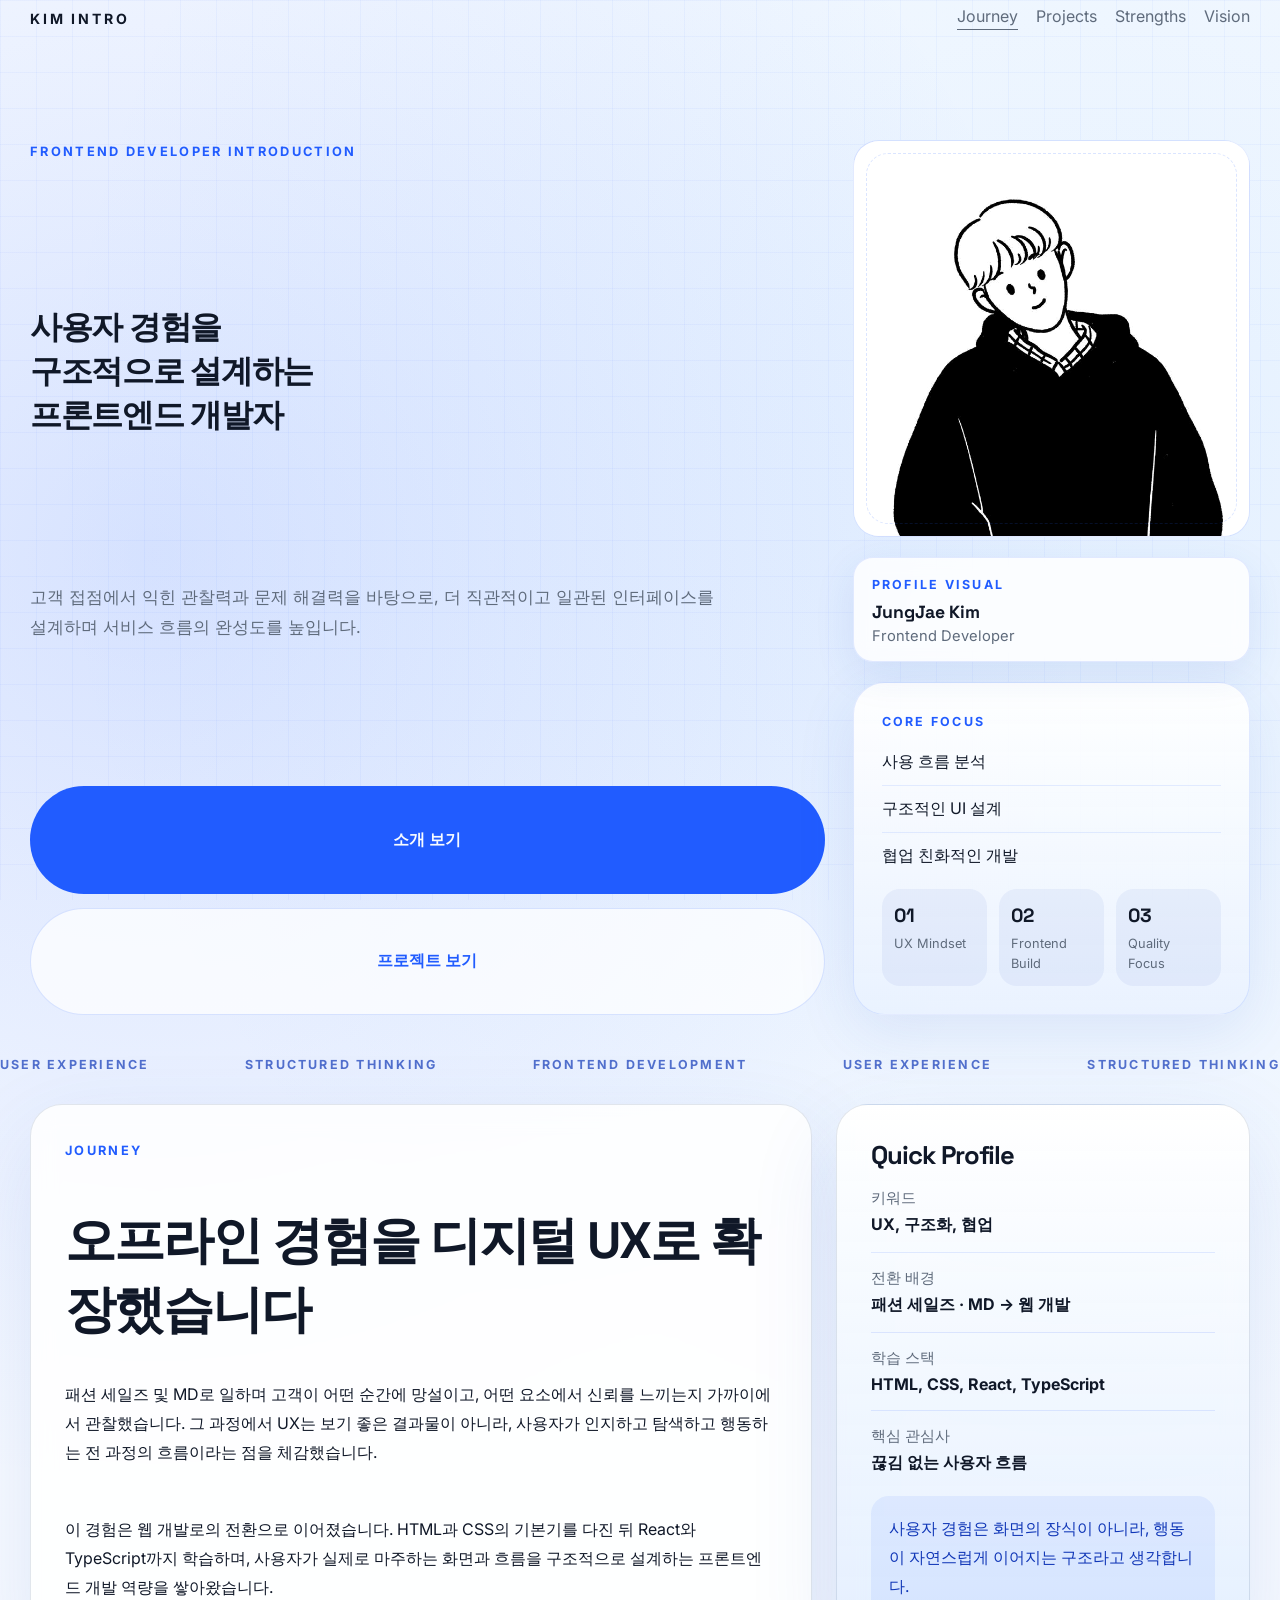
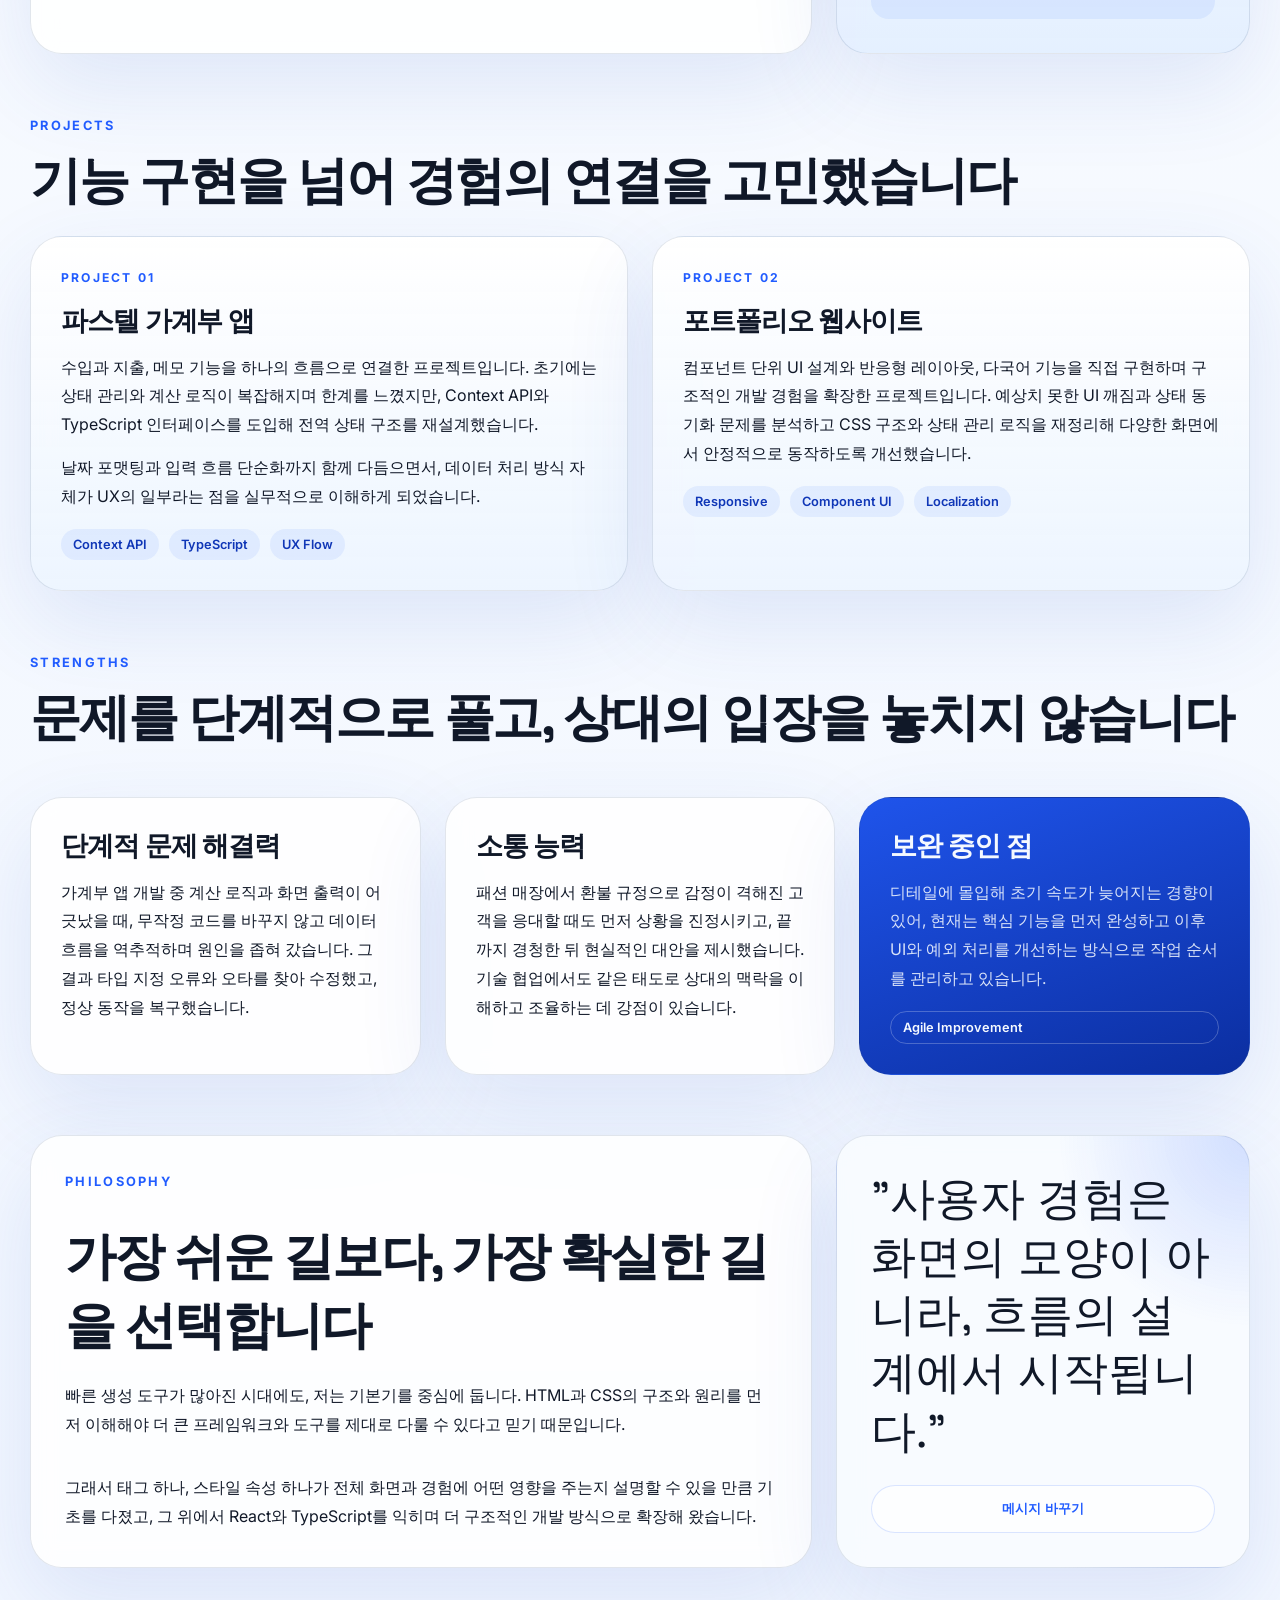
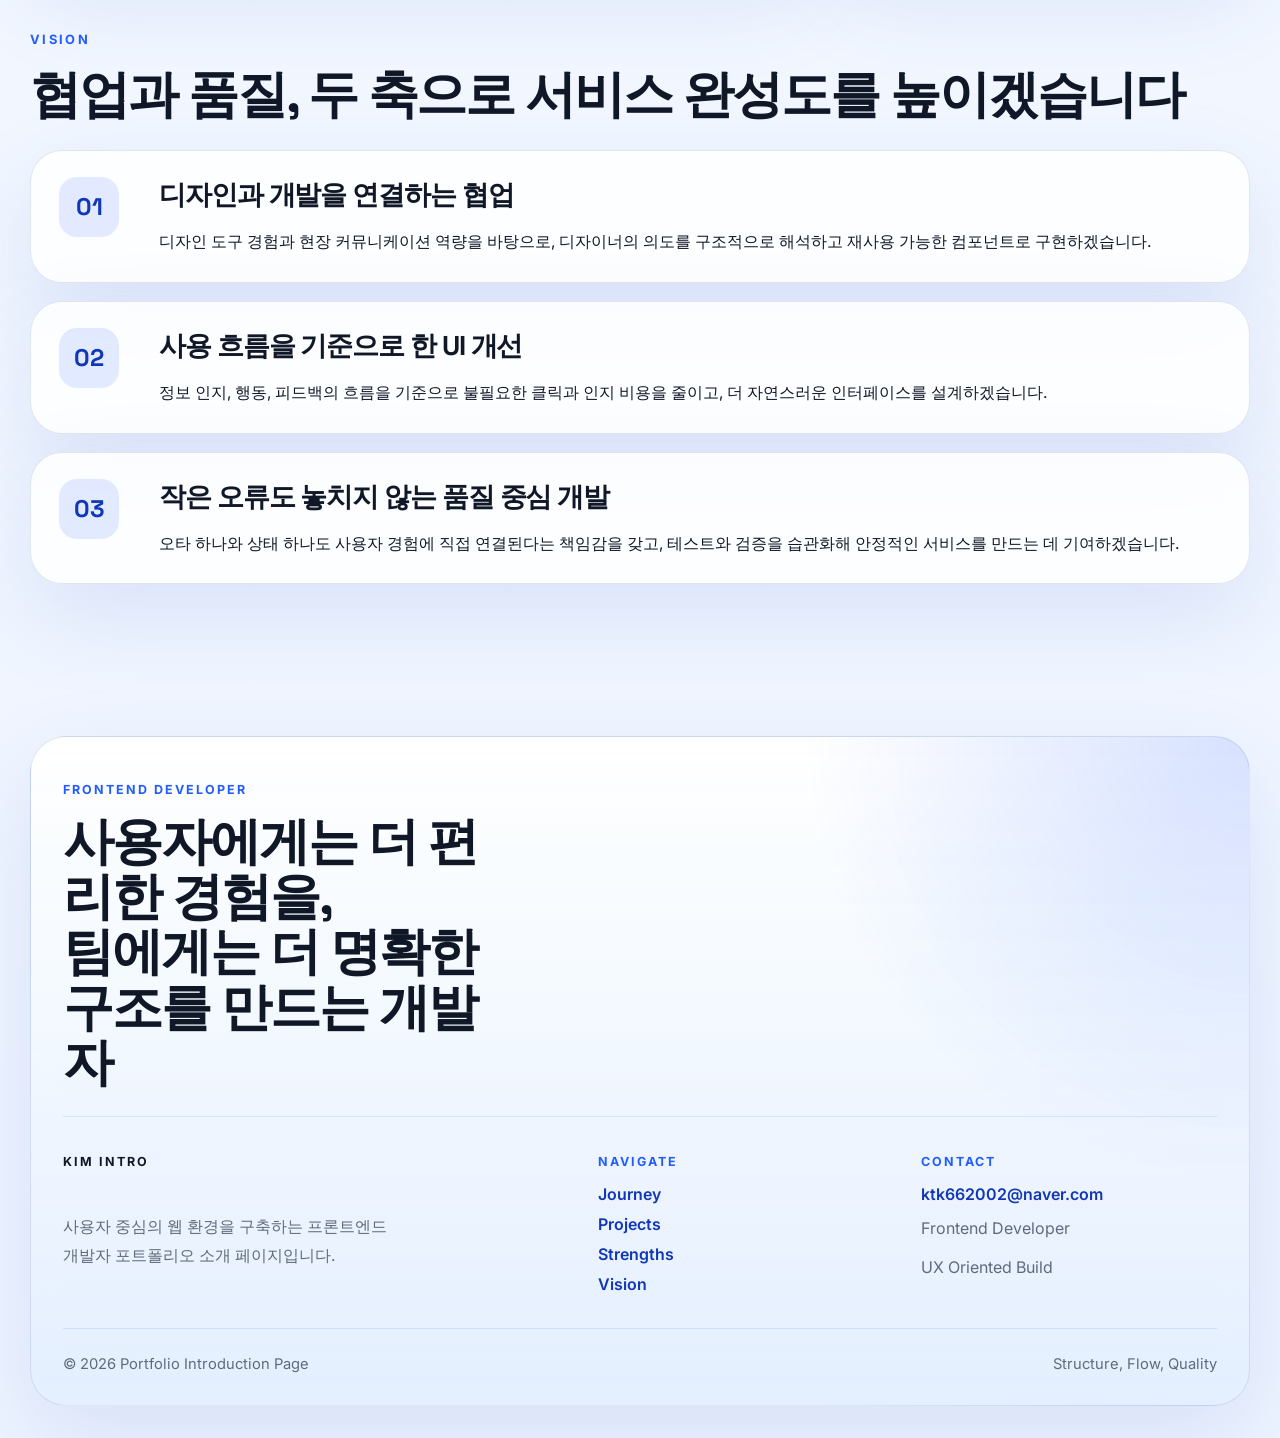
<file: index.html>
<!DOCTYPE html>
<html lang="ko">
<head>
    <meta charset="UTF-8">
    <meta name="viewport" content="width=device-width, initial-scale=1.0">
    <title>사용자 경험을 구현하는 프론트엔드 개발자</title>
    <link rel="icon" type="image/svg+xml" href="favicon.svg">
    <link rel="preconnect" href="https://fonts.googleapis.com">
    <link rel="preconnect" href="https://fonts.gstatic.com" crossorigin>
    <link href="https://fonts.googleapis.com/css2?family=Inter:wght@400;500;600;700;800&family=Space+Grotesk:wght@500;700&display=swap" rel="stylesheet">
    <link rel="stylesheet" href="styles.css">
</head>
<body>
    <header>

        <nav class="heads__nav" aria-label="주요 탐색">
            <a class="heads__brand" href="#sect-top">KIM INTRO</a>
            <div class="heads__links">
                <a href="#sect-journey">Journey</a>
                <a href="#sect-projects">Projects</a>
                <a href="#sect-strengths">Strengths</a>
                <a href="#sect-vision">Vision</a>
            </div>
        </nav>

        <div class="heads__content">
            <div class="heads__copy">
                <p class="heads__eyebrow">Frontend Developer Introduction</p>
                <h1>사용자 경험을<br>구조적으로 설계하는<br>프론트엔드 개발자</h1>
                <p class="heads__lead">
                    고객 접점에서 익힌 관찰력과 문제 해결력을 바탕으로,
                    더 직관적이고 일관된 인터페이스를 설계하며 서비스 흐름의 완성도를 높입니다.
                </p>
                <div class="heads__actions">
                    <a class="heads__button heads__button--primary" href="#sect-journey">소개 보기</a>
                    <a class="heads__button heads__button--ghost" href="#sect-projects">프로젝트 보기</a>
                </div>
            </div>

            <aside>
                <div class="heads__aside-stack">
                    <div class="heads__portrait-card">
                        <div class="heads__portrait-frame">
                            <img class="heads__portrait" src="myimg.jpg" alt="프로필 일러스트">
                        </div>
                        <div class="heads__portrait-meta">
                            <p class="heads__panel-label">Profile Visual</p>
                            <strong>JungJae Kim</strong>
                            <span>Frontend Developer</span>
                        </div>
                    </div>

                    <div class="heads__panel">
                    <p class="heads__panel-label">Core Focus</p>
                    <ul class="heads__panel-list">
                        <li>사용 흐름 분석</li>
                        <li>구조적인 UI 설계</li>
                        <li>협업 친화적인 개발</li>
                    </ul>
                    <div class="heads__metric-grid">
                        <div>
                            <strong>01</strong>
                            <span>UX Mindset</span>
                        </div>
                        <div>
                            <strong>02</strong>
                            <span>Frontend Build</span>
                        </div>
                        <div>
                            <strong>03</strong>
                            <span>Quality Focus</span>
                        </div>
                    </div>
                </div>
                </div>
            </aside>
        </div>

        <div class="heads__ticker" aria-hidden="true">
            <span>USER EXPERIENCE</span>
            <span>STRUCTURED THINKING</span>
            <span>FRONTEND DEVELOPMENT</span>
            <span>USER EXPERIENCE</span>
            <span>STRUCTURED THINKING</span>
            </div>
        </div>
    </header>

    <main>
        <section>
            <div class="sect sect--split reveal" id="sect-journey">
            <article>
                <div class="sect__panel sect__panel--feature">
                <p class="sect__label">Journey</p>
                <h2>오프라인 경험을 디지털 UX로 확장했습니다</h2>
                <p>
                    패션 세일즈 및 MD로 일하며 고객이 어떤 순간에 망설이고, 어떤 요소에서 신뢰를
                    느끼는지 가까이에서 관찰했습니다. 그 과정에서 UX는 보기 좋은 결과물이 아니라,
                    사용자가 인지하고 탐색하고 행동하는 전 과정의 흐름이라는 점을 체감했습니다.
                </p>
                <p>
                    이 경험은 웹 개발로의 전환으로 이어졌습니다. HTML과 CSS의 기본기를 다진 뒤
                    React와 TypeScript까지 학습하며, 사용자가 실제로 마주하는 화면과 흐름을 구조적으로
                    설계하는 프론트엔드 개발 역량을 쌓아왔습니다.
                </p>
                </div>
            </article>

            <aside>
                <div class="sect__panel sect__panel--aside">
                <h3>Quick Profile</h3>
                <ul class="sect__facts">
                    <li><span>키워드</span><strong>UX, 구조화, 협업</strong></li>
                    <li><span>전환 배경</span><strong>패션 세일즈 · MD → 웹 개발</strong></li>
                    <li><span>학습 스택</span><strong>HTML, CSS, React, TypeScript</strong></li>
                    <li><span>핵심 관심사</span><strong>끊김 없는 사용자 흐름</strong></li>
                </ul>
                <div class="sect__mini-card">
                    <p>사용자 경험은 화면의 장식이 아니라, 행동이 자연스럽게 이어지는 구조라고 생각합니다.</p>
                </div>
                </div>
            </aside>
            </div>
        </section>

        <section>
            <div class="sect reveal" id="sect-projects">
            <div class="sect__heading">
                <p class="sect__label">Projects</p>
                <h2>기능 구현을 넘어 경험의 연결을 고민했습니다</h2>
            </div>

            <div class="sect__cards">
                <article>
                    <div class="sect__card">
                    <p class="sect__card-eyebrow">Project 01</p>
                    <h3>파스텔 가계부 앱</h3>
                    <p>
                        수입과 지출, 메모 기능을 하나의 흐름으로 연결한 프로젝트입니다. 초기에는 상태 관리와
                        계산 로직이 복잡해지며 한계를 느꼈지만, Context API와 TypeScript 인터페이스를 도입해
                        전역 상태 구조를 재설계했습니다.
                    </p>
                    <p>
                        날짜 포맷팅과 입력 흐름 단순화까지 함께 다듬으면서, 데이터 처리 방식 자체가 UX의 일부라는
                        점을 실무적으로 이해하게 되었습니다.
                    </p>
                    <div class="sect__card-tags">
                        <span>Context API</span>
                        <span>TypeScript</span>
                        <span>UX Flow</span>
                    </div>
                    </div>
                </article>

                <article>
                    <div class="sect__card">
                    <p class="sect__card-eyebrow">Project 02</p>
                    <h3>포트폴리오 웹사이트</h3>
                    <p>
                        컴포넌트 단위 UI 설계와 반응형 레이아웃, 다국어 기능을 직접 구현하며 구조적인 개발 경험을
                        확장한 프로젝트입니다. 예상치 못한 UI 깨짐과 상태 동기화 문제를 분석하고 CSS 구조와 상태
                        관리 로직을 재정리해 다양한 화면에서 안정적으로 동작하도록 개선했습니다.
                    </p>
                    <div class="sect__card-tags">
                        <span>Responsive</span>
                        <span>Component UI</span>
                        <span>Localization</span>
                    </div>
                    </div>
                </article>
            </div>
            </div>
        </section>

        <section>
            <div class="sect sect--grid reveal" id="sect-strengths">
            <div class="sect__heading">
                <p class="sect__label">Strengths</p>
                <h2>문제를 단계적으로 풀고, 상대의 입장을 놓치지 않습니다</h2>
            </div>

            <article>
                <div class="sect__grid-panel">
                <h3>단계적 문제 해결력</h3>
                <p>
                    가계부 앱 개발 중 계산 로직과 화면 출력이 어긋났을 때, 무작정 코드를 바꾸지 않고 데이터 흐름을
                    역추적하며 원인을 좁혀 갔습니다. 그 결과 타입 지정 오류와 오타를 찾아 수정했고, 정상 동작을
                    복구했습니다.
                </p>
                </div>
            </article>

            <article>
                <div class="sect__grid-panel">
                <h3>소통 능력</h3>
                <p>
                    패션 매장에서 환불 규정으로 감정이 격해진 고객을 응대할 때도 먼저 상황을 진정시키고, 끝까지
                    경청한 뒤 현실적인 대안을 제시했습니다. 기술 협업에서도 같은 태도로 상대의 맥락을 이해하고
                    조율하는 데 강점이 있습니다.
                </p>
                </div>
            </article>

            <aside>
                <div class="sect__grid-panel sect__grid-panel--accent">
                <h3>보완 중인 점</h3>
                <p>
                    디테일에 몰입해 초기 속도가 늦어지는 경향이 있어, 현재는 핵심 기능을 먼저 완성하고 이후 UI와
                    예외 처리를 개선하는 방식으로 작업 순서를 관리하고 있습니다.
                </p>
                <span class="sect__grid-panel-badge">Agile Improvement</span>
                </div>
            </aside>
            </div>
        </section>

        <section>
            <div class="sect sect--split reveal" id="sect-philosophy">
            <article>
                <div class="sect__panel sect__panel--feature">
                <p class="sect__label">Philosophy</p>
                <h2>가장 쉬운 길보다, 가장 확실한 길을 선택합니다</h2>
                <p>
                    빠른 생성 도구가 많아진 시대에도, 저는 기본기를 중심에 둡니다. HTML과 CSS의 구조와 원리를 먼저
                    이해해야 더 큰 프레임워크와 도구를 제대로 다룰 수 있다고 믿기 때문입니다.
                </p>
                <p>
                    그래서 태그 하나, 스타일 속성 하나가 전체 화면과 경험에 어떤 영향을 주는지 설명할 수 있을 만큼
                    기초를 다졌고, 그 위에서 React와 TypeScript를 익히며 더 구조적인 개발 방식으로 확장해 왔습니다.
                </p>
                </div>
            </article>

            <aside>
                <div class="sect__panel sect__panel--quote">
                <p class="sect__quote" id="quoteText">
                    "사용자 경험은 화면의 모양이 아니라, 흐름의 설계에서 시작됩니다."
                </p>
                <button class="heads__button heads__button--ghost" id="quoteButton" type="button">메시지 바꾸기</button>
                </div>
            </aside>
            </div>
        </section>

        <section>
            <div class="sect reveal" id="sect-vision">
            <div class="sect__heading">
                <p class="sect__label">Vision</p>
                <h2>협업과 품질, 두 축으로 서비스 완성도를 높이겠습니다</h2>
            </div>

            <div class="sect__timeline">
                <article>
                    <div class="sect__timeline-item">
                    <span class="sect__timeline-index">01</span>
                    <div>
                        <h3>디자인과 개발을 연결하는 협업</h3>
                        <p>
                            디자인 도구 경험과 현장 커뮤니케이션 역량을 바탕으로, 디자이너의 의도를 구조적으로 해석하고
                            재사용 가능한 컴포넌트로 구현하겠습니다.
                        </p>
                    </div>
                    </div>
                </article>

                <article>
                    <div class="sect__timeline-item">
                    <span class="sect__timeline-index">02</span>
                    <div>
                        <h3>사용 흐름을 기준으로 한 UI 개선</h3>
                        <p>
                            정보 인지, 행동, 피드백의 흐름을 기준으로 불필요한 클릭과 인지 비용을 줄이고, 더 자연스러운
                            인터페이스를 설계하겠습니다.
                        </p>
                    </div>
                    </div>
                </article>

                <article>
                    <div class="sect__timeline-item">
                    <span class="sect__timeline-index">03</span>
                    <div>
                        <h3>작은 오류도 놓치지 않는 품질 중심 개발</h3>
                        <p>
                            오타 하나와 상태 하나도 사용자 경험에 직접 연결된다는 책임감을 갖고, 테스트와 검증을 습관화해
                            안정적인 서비스를 만드는 데 기여하겠습니다.
                        </p>
                    </div>
                    </div>
                </article>
            </div>
            </div>
        </section>
    </main>

    <footer>
        <div class="foot" id="foot-main">
            <div class="foot__hero">
                <p class="foot__eyebrow">Frontend Developer</p>
                <h2>사용자에게는 더 편리한 경험을,<br>팀에게는 더 명확한 구조를 만드는 개발자</h2>
            </div>

            <div class="foot__grid">
                <div class="foot__brandblock">
                    <p class="foot__brand">KIM INTRO</p>
                    <p class="foot__description">사용자 중심의 웹 환경을 구축하는 프론트엔드 개발자 포트폴리오 소개 페이지입니다.</p>
                </div>

                <div class="foot__column">
                    <p class="foot__label">Navigate</p>
                    <a href="#sect-journey">Journey</a>
                    <a href="#sect-projects">Projects</a>
                    <a href="#sect-strengths">Strengths</a>
                    <a href="#sect-vision">Vision</a>
                </div>

                <div class="foot__column">
                    <p class="foot__label">Contact</p>
                    <a href="mailto:ktk662002@naver.com">ktk662002@naver.com</a>
                    <p>Frontend Developer</p>
                    <p>UX Oriented Build</p>
                </div>
            </div>

            <div class="foot__bottom">
                <p>© <span id="currentYear"></span> Portfolio Introduction Page</p>
                <p>Structure, Flow, Quality</p>
            </div>
        </div>
    </footer>

    <button class="to-top" id="toTopButton" type="button" aria-label="최상단으로 이동">TOP</button>

    <script src="script.js"></script>
</body>
</html>
</file>
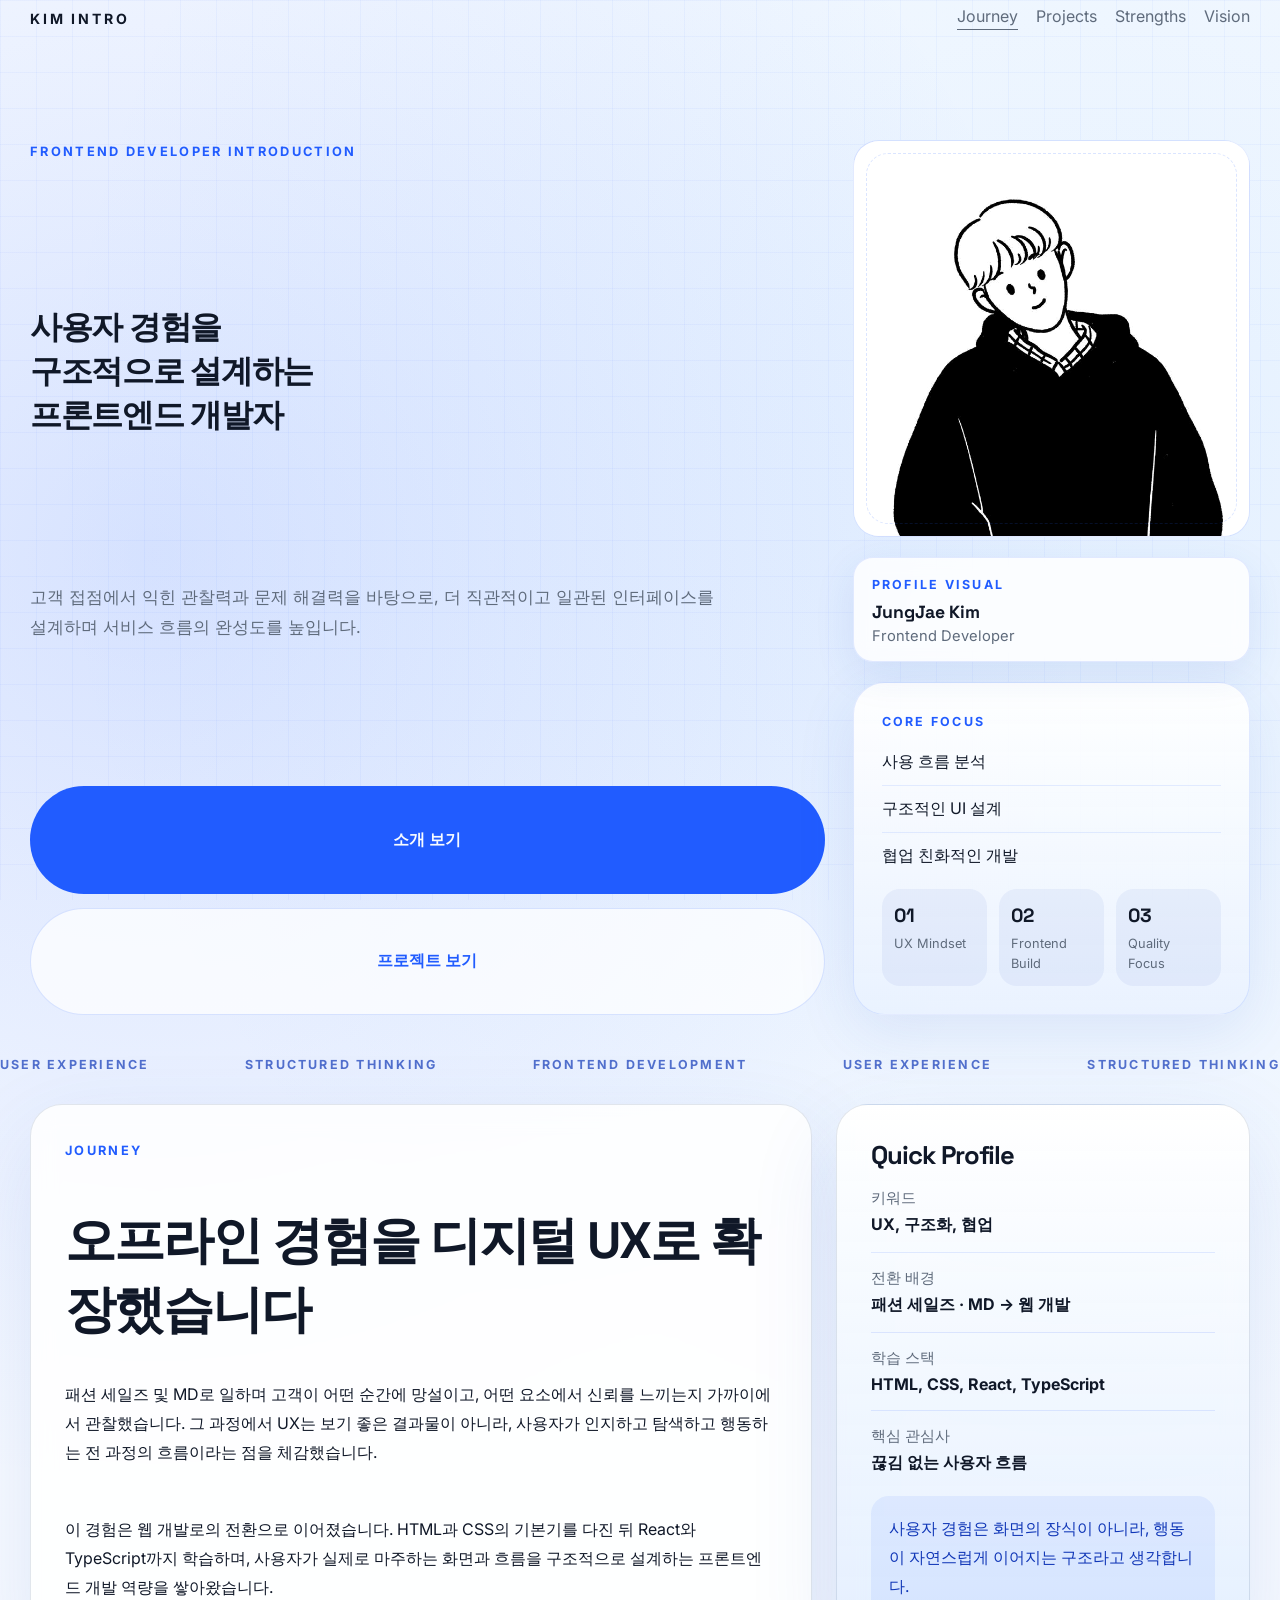
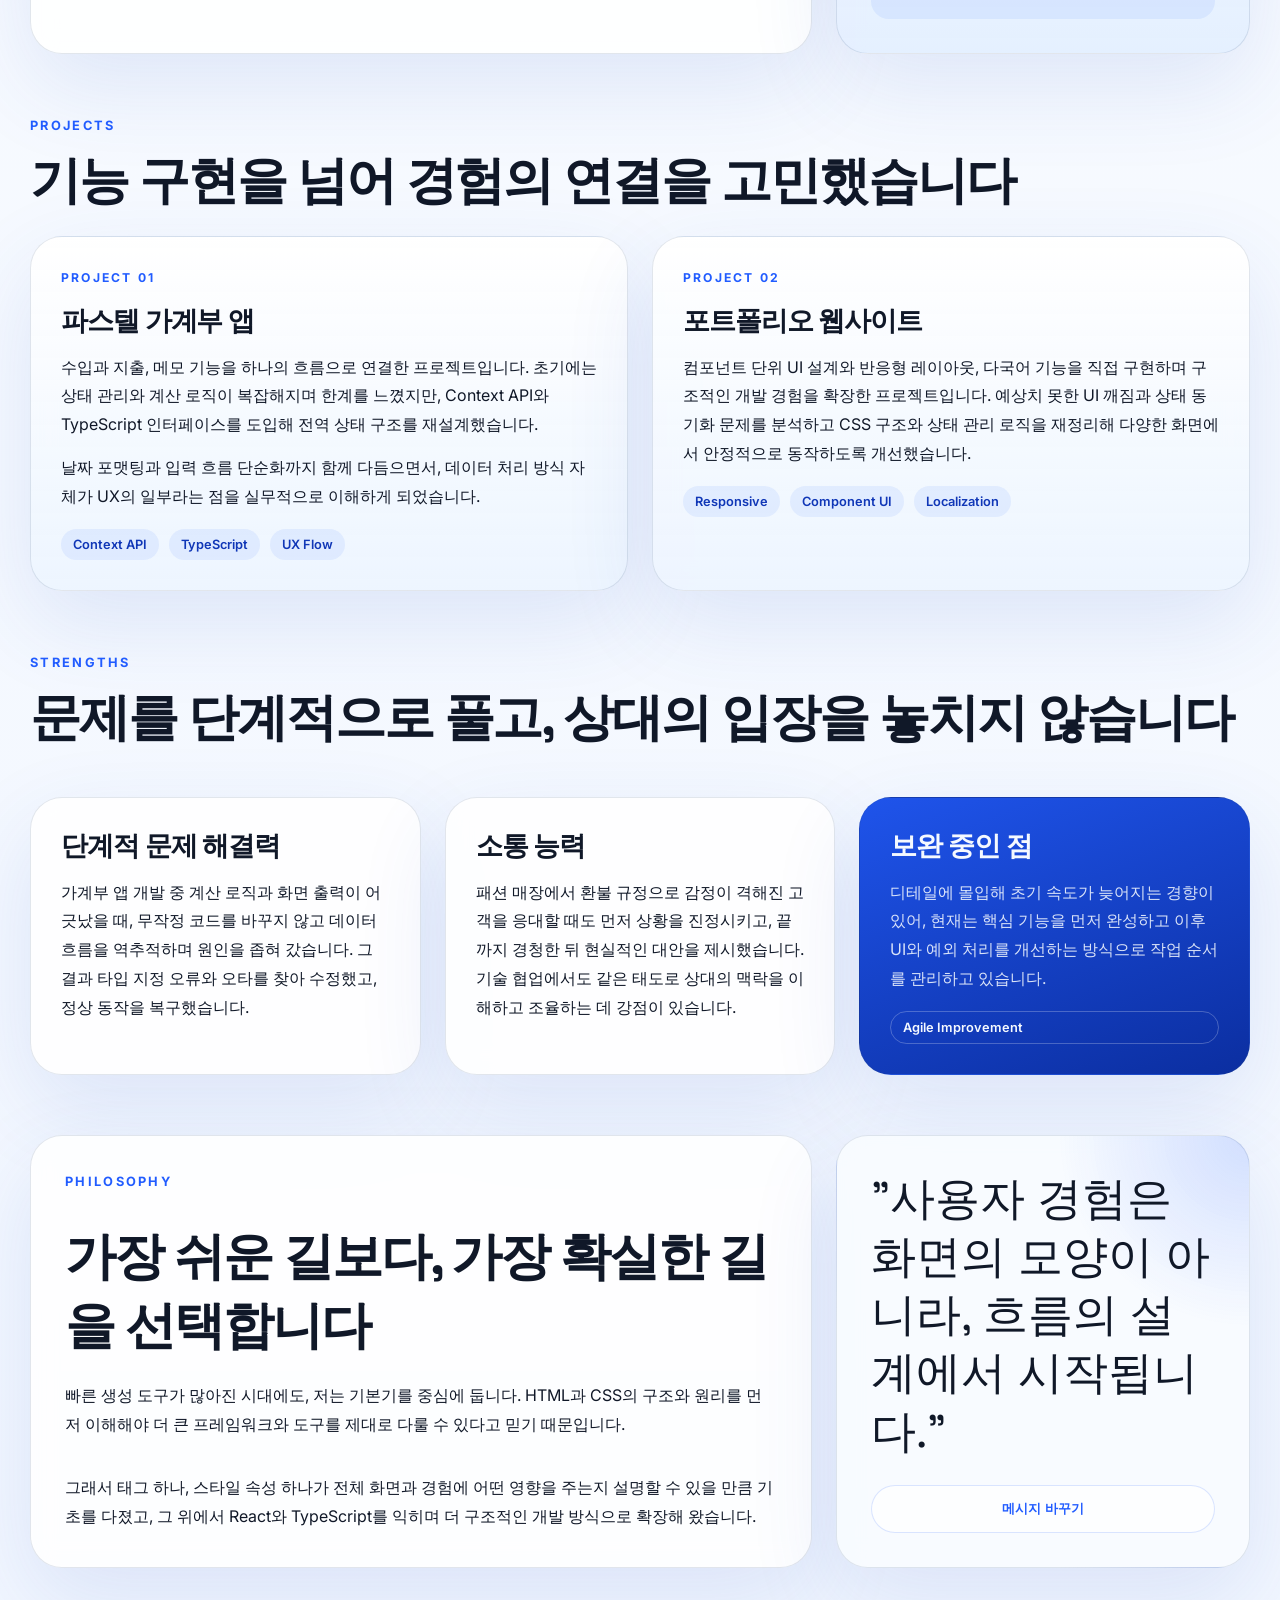
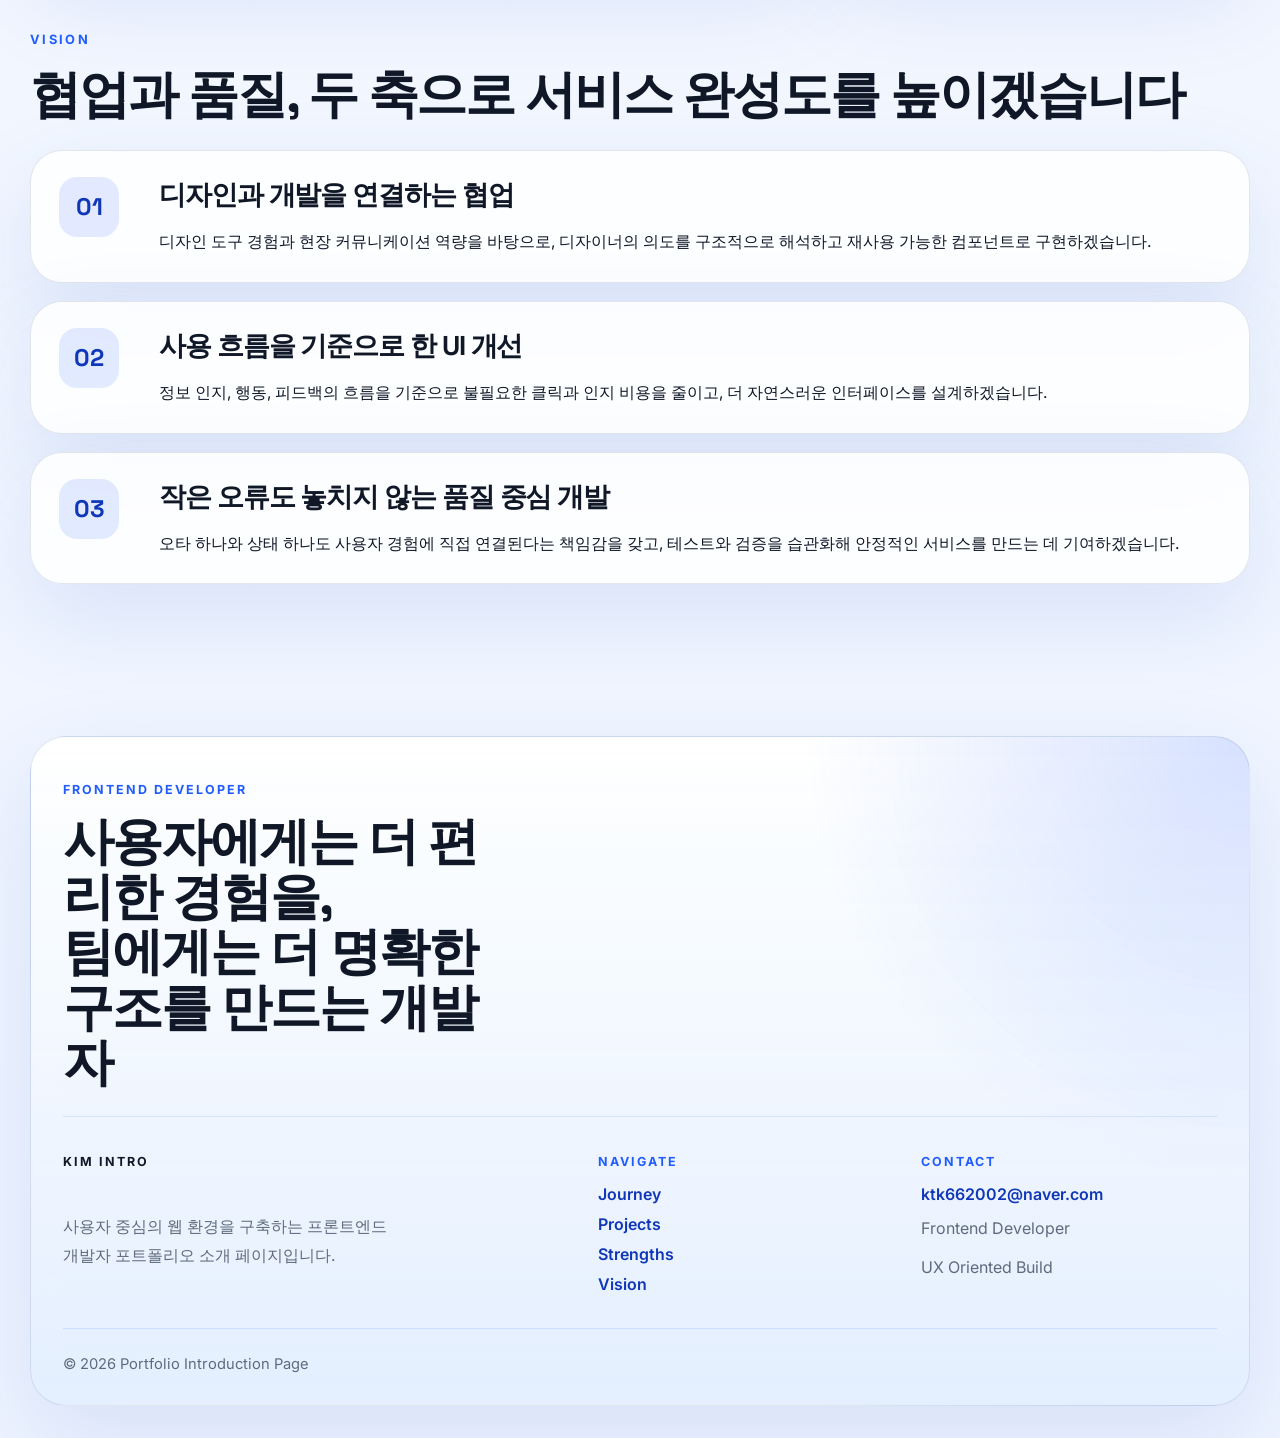
<file: docs/index.html>
<!DOCTYPE html>
<html lang="ko">
<head>
    <meta charset="UTF-8">
    <meta name="viewport" content="width=device-width, initial-scale=1.0">
    <title>사용자 경험을 구현하는 프론트엔드 개발자</title>
    <link rel="icon" type="image/svg+xml" sizes="any" href="favicon.svg?v=2">
    <link rel="shortcut icon" href="favicon.svg?v=2">
    <link rel="apple-touch-icon" href="favicon.svg?v=2">
    <link rel="preconnect" href="https://fonts.googleapis.com">
    <link rel="preconnect" href="https://fonts.gstatic.com" crossorigin>
    <link href="https://fonts.googleapis.com/css2?family=Inter:wght@400;500;600;700;800&family=Space+Grotesk:wght@500;700&display=swap" rel="stylesheet">
    <link rel="stylesheet" href="styles.css">
</head>
<body>
    <header>

        <nav class="heads__nav" aria-label="주요 탐색">
            <a class="heads__brand" href="#sect-top">KIM INTRO</a>
            <button class="heads__menu-toggle" id="navToggle" type="button" aria-label="메뉴 열기" aria-controls="headsMenu" aria-expanded="false">
                <span class="heads__menu-line"></span>
                <span class="heads__menu-line"></span>
                <span class="heads__menu-line"></span>
            </button>
            <div class="heads__links" id="headsMenu">
                <a href="#sect-journey">Journey</a>
                <a href="#sect-projects">Projects</a>
                <a href="#sect-strengths">Strengths</a>
                <a href="#sect-vision">Vision</a>
            </div>
        </nav>

        <div class="heads__content">
            <div class="heads__copy">
                <p class="heads__eyebrow">Frontend Developer Introduction</p>
                <h1>사용자 경험을<br>구조적으로 설계하는<br>프론트엔드 개발자</h1>
                <p class="heads__lead">
                    고객 접점에서 익힌 관찰력과 문제 해결력을 바탕으로,
                    더 직관적이고 일관된 인터페이스를 설계하며 서비스 흐름의 완성도를 높입니다.
                </p>
                <div class="heads__actions">
                    <a class="heads__button heads__button--primary" href="#sect-journey">소개 보기</a>
                    <a class="heads__button heads__button--ghost" href="#sect-projects">프로젝트 보기</a>
                </div>
            </div>

            <aside>
                <div class="heads__aside-stack">
                    <div class="heads__portrait-card">
                        <div class="heads__portrait-frame">
                            <img class="heads__portrait" src="myimg.jpg" alt="프로필 일러스트">
                        </div>
                        <div class="heads__portrait-meta">
                            <p class="heads__panel-label">Profile Visual</p>
                            <strong>JungJae Kim</strong>
                            <span>Frontend Developer</span>
                        </div>
                    </div>

                    <div class="heads__panel">
                    <p class="heads__panel-label">Core Focus</p>
                    <ul class="heads__panel-list">
                        <li>사용 흐름 분석</li>
                        <li>구조적인 UI 설계</li>
                        <li>협업 친화적인 개발</li>
                    </ul>
                    <div class="heads__metric-grid">
                        <div>
                            <strong>01</strong>
                            <span>UX Mindset</span>
                        </div>
                        <div>
                            <strong>02</strong>
                            <span>Frontend Build</span>
                        </div>
                        <div>
                            <strong>03</strong>
                            <span>Quality Focus</span>
                        </div>
                    </div>
                </div>
                </div>
            </aside>
        </div>

        <div class="heads__ticker" aria-hidden="true">
            <span>USER EXPERIENCE</span>
            <span>STRUCTURED THINKING</span>
            <span>FRONTEND DEVELOPMENT</span>
            <span>USER EXPERIENCE</span>
            <span>STRUCTURED THINKING</span>
            </div>
        </div>
    </header>

    <main>
        <section>
            <div class="sect sect--split reveal" id="sect-journey">
            <article>
                <div class="sect__panel sect__panel--feature">
                <p class="sect__label">Journey</p>
                <h2>오프라인 경험을 디지털 UX로 확장했습니다</h2>
                <p>
                    패션 세일즈 및 MD로 일하며 고객이 어떤 순간에 망설이고, 어떤 요소에서 신뢰를
                    느끼는지 가까이에서 관찰했습니다. 그 과정에서 UX는 보기 좋은 결과물이 아니라,
                    사용자가 인지하고 탐색하고 행동하는 전 과정의 흐름이라는 점을 체감했습니다.
                </p>
                <p>
                    이 경험은 웹 개발로의 전환으로 이어졌습니다. HTML과 CSS의 기본기를 다진 뒤
                    React와 TypeScript까지 학습하며, 사용자가 실제로 마주하는 화면과 흐름을 구조적으로
                    설계하는 프론트엔드 개발 역량을 쌓아왔습니다.
                </p>
                </div>
            </article>

            <aside>
                <div class="sect__panel sect__panel--aside">
                <h3>Quick Profile</h3>
                <ul class="sect__facts">
                    <li><span>키워드</span><strong>UX, 구조화, 협업</strong></li>
                    <li><span>전환 배경</span><strong>패션 세일즈 · MD → 웹 개발</strong></li>
                    <li><span>학습 스택</span><strong>HTML, CSS, React, TypeScript</strong></li>
                    <li><span>핵심 관심사</span><strong>끊김 없는 사용자 흐름</strong></li>
                </ul>
                <div class="sect__mini-card">
                    <p>사용자 경험은 화면의 장식이 아니라, 행동이 자연스럽게 이어지는 구조라고 생각합니다.</p>
                </div>
                </div>
            </aside>
            </div>
        </section>

        <section>
            <div class="sect reveal" id="sect-projects">
            <div class="sect__heading">
                <p class="sect__label">Projects</p>
                <h2>기능 구현을 넘어 경험의 연결을 고민했습니다</h2>
            </div>

            <div class="sect__cards">
                <article>
                    <div class="sect__card">
                    <p class="sect__card-eyebrow">Project 01</p>
                    <h3>파스텔 가계부 앱</h3>
                    <p>
                        수입과 지출, 메모 기능을 하나의 흐름으로 연결한 프로젝트입니다. 초기에는 상태 관리와
                        계산 로직이 복잡해지며 한계를 느꼈지만, Context API와 TypeScript 인터페이스를 도입해
                        전역 상태 구조를 재설계했습니다.
                    </p>
                    <p>
                        날짜 포맷팅과 입력 흐름 단순화까지 함께 다듬으면서, 데이터 처리 방식 자체가 UX의 일부라는
                        점을 실무적으로 이해하게 되었습니다.
                    </p>
                    <div class="sect__card-tags">
                        <span>Context API</span>
                        <span>TypeScript</span>
                        <span>UX Flow</span>
                    </div>
                    </div>
                </article>

                <article>
                    <div class="sect__card">
                    <p class="sect__card-eyebrow">Project 02</p>
                    <h3>포트폴리오 웹사이트</h3>
                    <p>
                        컴포넌트 단위 UI 설계와 반응형 레이아웃, 다국어 기능을 직접 구현하며 구조적인 개발 경험을
                        확장한 프로젝트입니다. 예상치 못한 UI 깨짐과 상태 동기화 문제를 분석하고 CSS 구조와 상태
                        관리 로직을 재정리해 다양한 화면에서 안정적으로 동작하도록 개선했습니다.
                    </p>
                    <div class="sect__card-tags">
                        <span>Responsive</span>
                        <span>Component UI</span>
                        <span>Localization</span>
                    </div>
                    </div>
                </article>
            </div>
            </div>
        </section>

        <section>
            <div class="sect sect--grid reveal" id="sect-strengths">
            <div class="sect__heading">
                <p class="sect__label">Strengths</p>
                <h2>문제를 단계적으로 풀고, 상대의 입장을 놓치지 않습니다</h2>
            </div>

            <article>
                <div class="sect__grid-panel">
                <h3>단계적 문제 해결력</h3>
                <p class="sect__grid-detail">
                    가계부 앱 개발 중 계산 로직과 화면 출력이 어긋났을 때, 무작정 코드를 바꾸지 않고 데이터 흐름을
                    역추적하며 원인을 좁혀 갔습니다. 그 결과 타입 지정 오류와 오타를 찾아 수정했고, 정상 동작을
                    복구했습니다.
                </p>
                <p class="sect__grid-summary">문제 원인을 단계적으로 좁혀 정확하게 해결합니다.</p>
                </div>
            </article>

            <article>
                <div class="sect__grid-panel">
                <h3>소통 능력</h3>
                <p class="sect__grid-detail">
                    패션 매장에서 환불 규정으로 감정이 격해진 고객을 응대할 때도 먼저 상황을 진정시키고, 끝까지
                    경청한 뒤 현실적인 대안을 제시했습니다. 기술 협업에서도 같은 태도로 상대의 맥락을 이해하고
                    조율하는 데 강점이 있습니다.
                </p>
                <p class="sect__grid-summary">상대의 맥락을 이해하고 끝까지 조율하며 소통합니다.</p>
                </div>
            </article>

            <aside>
                <div class="sect__grid-panel sect__grid-panel--accent">
                <h3>보완 중인 점</h3>
                <p class="sect__grid-detail">
                    디테일에 몰입해 초기 속도가 늦어지는 경향이 있어, 현재는 핵심 기능을 먼저 완성하고 이후 UI와
                    예외 처리를 개선하는 방식으로 작업 순서를 관리하고 있습니다.
                </p>
                <p class="sect__grid-summary">핵심 기능을 먼저 완성하고 디테일은 뒤에서 정교화합니다.</p>
                <span class="sect__grid-panel-badge">Agile Improvement</span>
                </div>
            </aside>
            </div>
        </section>

        <section>
            <div class="sect sect--split reveal" id="sect-philosophy">
            <article>
                <div class="sect__panel sect__panel--feature">
                <p class="sect__label">Philosophy</p>
                <h2>가장 쉬운 길보다, 가장 확실한 길을 선택합니다</h2>
                <p>
                    빠른 생성 도구가 많아진 시대에도, 저는 기본기를 중심에 둡니다. HTML과 CSS의 구조와 원리를 먼저
                    이해해야 더 큰 프레임워크와 도구를 제대로 다룰 수 있다고 믿기 때문입니다.
                </p>
                <p>
                    그래서 태그 하나, 스타일 속성 하나가 전체 화면과 경험에 어떤 영향을 주는지 설명할 수 있을 만큼
                    기초를 다졌고, 그 위에서 React와 TypeScript를 익히며 더 구조적인 개발 방식으로 확장해 왔습니다.
                </p>
                </div>
            </article>

            <aside>
                <div class="sect__panel sect__panel--quote">
                <p class="sect__quote" id="quoteText">
                    "사용자 경험은 화면의 모양이 아니라, 흐름의 설계에서 시작됩니다."
                </p>
                <button class="heads__button heads__button--ghost" id="quoteButton" type="button">메시지 바꾸기</button>
                </div>
            </aside>
            </div>
        </section>

        <section>
            <div class="sect reveal" id="sect-vision">
            <div class="sect__heading">
                <p class="sect__label">Vision</p>
                <h2>협업과 품질, 두 축으로 서비스 완성도를 높이겠습니다</h2>
            </div>

            <div class="sect__timeline">
                <article>
                    <div class="sect__timeline-item">
                    <span class="sect__timeline-index">01</span>
                    <div>
                        <h3>디자인과 개발을 연결하는 협업</h3>
                        <p>
                            디자인 도구 경험과 현장 커뮤니케이션 역량을 바탕으로, 디자이너의 의도를 구조적으로 해석하고
                            재사용 가능한 컴포넌트로 구현하겠습니다.
                        </p>
                    </div>
                    </div>
                </article>

                <article>
                    <div class="sect__timeline-item">
                    <span class="sect__timeline-index">02</span>
                    <div>
                        <h3>사용 흐름을 기준으로 한 UI 개선</h3>
                        <p>
                            정보 인지, 행동, 피드백의 흐름을 기준으로 불필요한 클릭과 인지 비용을 줄이고, 더 자연스러운
                            인터페이스를 설계하겠습니다.
                        </p>
                    </div>
                    </div>
                </article>

                <article>
                    <div class="sect__timeline-item">
                    <span class="sect__timeline-index">03</span>
                    <div>
                        <h3>작은 오류도 놓치지 않는 품질 중심 개발</h3>
                        <p>
                            오타 하나와 상태 하나도 사용자 경험에 직접 연결된다는 책임감을 갖고, 테스트와 검증을 습관화해
                            안정적인 서비스를 만드는 데 기여하겠습니다.
                        </p>
                    </div>
                    </div>
                </article>
            </div>
            </div>
        </section>
    </main>

    <footer>
        <div class="foot" id="foot-main">
            <div class="foot__hero">
                <p class="foot__eyebrow">Frontend Developer</p>
                <h2>사용자에게는 더 편리한 경험을,<br>팀에게는 더 명확한 구조를 만드는 개발자</h2>
            </div>

            <div class="foot__grid">
                <div class="foot__brandblock">
                    <p class="foot__brand">KIM INTRO</p>
                    <p class="foot__description">사용자 중심의 웹 환경을 구축하는 프론트엔드 개발자 포트폴리오 소개 페이지입니다.</p>
                </div>

                <div class="foot__column">
                    <p class="foot__label">Navigate</p>
                    <a href="#sect-journey">Journey</a>
                    <a href="#sect-projects">Projects</a>
                    <a href="#sect-strengths">Strengths</a>
                    <a href="#sect-vision">Vision</a>
                </div>

                <div class="foot__column">
                    <p class="foot__label">Contact</p>
                    <a href="mailto:ktk662002@naver.com">ktk662002@naver.com</a>
                    <p>Frontend Developer</p>
                    <p>UX Oriented Build</p>
                </div>
            </div>

            <div class="foot__bottom">
                <p>© <span id="currentYear"></span> Portfolio Introduction Page</p>
            </div>
        </div>
    </footer>

    <button class="to-top" id="toTopButton" type="button" aria-label="최상단으로 이동">TOP</button>

    <script src="script.js"></script>
</body>
</html>
</file>
<file: styles.css>
:root {
    --bg: #f6f9ff;
    --surface: rgba(255, 255, 255, 0.86);
    --surface-strong: #ffffff;
    --text: #101828;
    --muted: #5f6b7c;
    --line: rgba(54, 77, 120, 0.14);
    --accent: #215cff;
    --accent-deep: #1037b7;
    --accent-soft: #dce8ff;
    --shadow: 0 32px 90px rgba(51, 93, 198, 0.12);
    --radius-lg: 32px;
    --radius-md: 22px;
    --max-width: 1220px;
}

* {
    box-sizing: border-box;
}

html {
    scroll-behavior: smooth;
}

body {
    margin: 0;
    font-family: "Inter", "Noto Sans KR", sans-serif;
    color: var(--text);
    background:
        radial-gradient(circle at 12% 12%, rgba(33, 92, 255, 0.16), transparent 22%),
        radial-gradient(circle at 85% 10%, rgba(91, 165, 255, 0.14), transparent 24%),
        linear-gradient(180deg, #fbfdff 0%, #eef4ff 100%);
}

body::before {
    content: "";
    position: fixed;
    inset: 0;
    background-image: linear-gradient(rgba(33, 92, 255, 0.04) 1px, transparent 1px),
        linear-gradient(90deg, rgba(33, 92, 255, 0.04) 1px, transparent 1px);
    background-size: 36px 36px;
    pointer-events: none;
    z-index: -1;
}

h1,
h2,
h3 {
    margin: 0;
    font-family: "Space Grotesk", "Inter", sans-serif;
    font-weight: 700;
    letter-spacing: -0.04em;
}

p {
    margin: 0;
    line-height: 1.8;
}

a {
    color: inherit;
    text-decoration: none;
}

main {
    padding: 0 24px 96px;
}

.heads {
    position: relative;
    min-height: 100vh;
    padding: 28px 24px 40px;
    display: flex;
    flex-direction: column;
    justify-content: space-between;
    overflow: hidden;
}

.heads__backdrop {
    position: absolute;
    inset: 24px;
    border: 1px solid rgba(96, 131, 218, 0.14);
    border-radius: 40px;
    background:
        linear-gradient(135deg, rgba(255, 255, 255, 0.97), rgba(236, 244, 255, 0.84)),
        linear-gradient(45deg, rgba(33, 92, 255, 0.05), transparent);
    box-shadow: var(--shadow);
}

.heads__glow {
    position: absolute;
    border-radius: 999px;
    filter: blur(10px);
    pointer-events: none;
}

.heads__glow--one {
    width: 280px;
    height: 280px;
    top: 120px;
    right: 12%;
    background: radial-gradient(circle, rgba(33, 92, 255, 0.18) 0%, rgba(33, 92, 255, 0) 70%);
}

.heads__glow--two {
    width: 220px;
    height: 220px;
    bottom: 120px;
    left: 8%;
    background: radial-gradient(circle, rgba(83, 174, 255, 0.16) 0%, rgba(83, 174, 255, 0) 72%);
}

.heads__nav,
.heads__content,
.foot {
    position: relative;
    z-index: 1;
    width: min(100%, var(--max-width));
    margin: 0 auto;
}

.heads__nav {
    display: flex;
    justify-content: space-between;
    align-items: center;
    gap: 20px;
    padding-top: 6px;
}

.heads__brand {
    font-weight: 700;
    letter-spacing: 0.2em;
    font-size: 0.88rem;
}

.heads__links {
    display: flex;
    flex-wrap: wrap;
    gap: 18px;
    color: var(--muted);
}

.heads__links a {
    position: relative;
    padding-bottom: 4px;
}

.heads__links a::after {
    content: "";
    position: absolute;
    left: 0;
    bottom: 0;
    width: 100%;
    height: 1px;
    background: currentColor;
    transform: scaleX(0);
    transform-origin: left;
    transition: transform 180ms ease;
}

.heads__links a:hover::after,
.heads__links a.is-active::after {
    transform: scaleX(1);
}

.heads__content {
    display: grid;
    grid-template-columns: minmax(0, 1.4fr) minmax(300px, 0.7fr);
    gap: 28px;
    align-items: stretch;
    padding: 110px 0 24px;
}

.heads__eyebrow,
.sect__label {
    text-transform: uppercase;
    letter-spacing: 0.18em;
    font-size: 0.8rem;
    color: var(--accent);
    font-weight: 700;
}

.heads__copy {
    display: grid;
    gap: 24px;
}

.heads h1 {
    font-size: clamp(3.6rem, 8vw, 6.8rem);
    line-height: 0.96;
    max-width: 9ch;
}

.heads__lead {
    max-width: 700px;
    font-size: 1.05rem;
    color: var(--muted);
}

.heads__panel {
    padding: 28px;
    border: 1px solid rgba(33, 92, 255, 0.12);
    border-radius: var(--radius-lg);
    background: linear-gradient(180deg, rgba(255, 255, 255, 0.95), rgba(233, 242, 255, 0.9));
    box-shadow: 0 18px 60px rgba(40, 92, 196, 0.1);
}

.heads__visual-stage {
    height: 100%;
}

.heads__portrait-shell {
    position: relative;
    min-height: 100%;
    height: 100%;
    padding: 22px;
    border: 1px solid rgba(33, 92, 255, 0.12);
    border-radius: var(--radius-lg);
    background: linear-gradient(180deg, rgba(255, 255, 255, 0.98), rgba(241, 247, 255, 0.92));
    box-shadow: 0 18px 60px rgba(40, 92, 196, 0.1);
}

.heads__portrait-frame {
    position: relative;
    overflow: hidden;
    border-radius: 26px;
    background:
        radial-gradient(circle at top left, rgba(33, 92, 255, 0.1), transparent 40%),
        linear-gradient(180deg, #ffffff 0%, #edf4ff 100%);
    border: 1px solid rgba(33, 92, 255, 0.12);
    min-height: 100%;
    height: 100%;
}

.heads__portrait-frame::after {
    content: "";
    position: absolute;
    inset: 12px;
    border: 1px dashed rgba(33, 92, 255, 0.16);
    border-radius: 22px;
    pointer-events: none;
}

.heads__portrait {
    width: 100%;
    height: 100%;
    object-fit: cover;
    display: block;
    filter: contrast(1.04);
}

.heads__portrait-overlay {
    position: absolute;
    inset: 22px;
    display: flex;
    flex-direction: column;
    justify-content: space-between;
    pointer-events: none;
}

.heads__portrait-meta {
    display: grid;
    gap: 4px;
    align-self: flex-start;
    max-width: 100%;
    margin: 20px 0;
    padding: 16px 18px;
    border-radius: 20px;
    background: rgba(255, 255, 255, 0.84);
    backdrop-filter: blur(10px);
    border: 1px solid rgba(33, 92, 255, 0.12);
    box-shadow: 0 12px 40px rgba(40, 92, 196, 0.1);
}

.heads__portrait-meta strong {
    font-family: "Space Grotesk", "Inter", sans-serif;
    font-size: 1.1rem;
}

.heads__portrait-meta span {
    color: var(--muted);
    font-size: 0.92rem;
}

.heads__panel--floating {
    align-self: stretch;
    background: rgba(255, 255, 255, 0.84);
    backdrop-filter: blur(14px);
    pointer-events: auto;
}

.heads__panel-label {
    font-size: 0.78rem;
    font-weight: 700;
    letter-spacing: 0.18em;
    text-transform: uppercase;
    color: var(--accent);
}

.heads__panel-list {
    margin: 18px 0 22px;
    padding: 0;
    list-style: none;
    display: grid;
    gap: 12px;
}

.heads__panel-list li {
    padding-bottom: 12px;
    border-bottom: 1px solid rgba(33, 92, 255, 0.1);
}

.heads__panel-list li:last-child {
    padding-bottom: 0;
    border-bottom: 0;
}

.heads__metric-grid {
    display: grid;
    grid-template-columns: repeat(3, 1fr);
    gap: 12px;
}

.heads__metric-grid div {
    padding: 14px 12px;
    border-radius: 18px;
    background: rgba(16, 55, 183, 0.06);
}

.heads__metric-grid strong {
    display: block;
    font-family: "Space Grotesk", sans-serif;
    font-size: 1.2rem;
    margin-bottom: 4px;
}

.heads__metric-grid span {
    color: var(--muted);
    font-size: 0.8rem;
}

.heads__actions {
    display: flex;
    flex-wrap: wrap;
    gap: 14px;
}

.heads__ticker {
    position: relative;
    z-index: 1;
    width: 100%;
    overflow: hidden;
    display: flex;
    gap: 44px;
    padding: 18px 0 0;
    color: rgba(16, 55, 183, 0.7);
    font-size: 0.78rem;
    font-weight: 700;
    letter-spacing: 0.18em;
    text-transform: uppercase;
    white-space: nowrap;
    justify-content: space-between;
}

.heads__ticker span {
    animation: ticker 20s linear infinite;
}

.heads__button {
    display: inline-flex;
    align-items: center;
    justify-content: center;
    width : 100%;
    min-height: 48px;
    padding: 0 24px;
    border-radius: 999px;
    border: 1px solid rgba(33, 92, 255, 0.16);
    font-weight: 700;
    transition: transform 180ms ease, background-color 180ms ease, border-color 180ms ease;
    cursor: pointer;
}

.heads__button:hover {
    transform: translateY(-2px);
}

.heads__button--primary {
    background: var(--accent);
    color: #f8fbff;
}

.heads__button--ghost {
    background: rgba(255, 255, 255, 0.72);
    border-color: rgba(33, 92, 255, 0.16);
    color: var(--accent);
}

.sect {
    width: min(100%, var(--max-width));
    margin: 0 auto;
    padding-top: 32px;
}

section + section {
    margin-top: 28px;
}

.sect__heading {
    margin-bottom: 20px;
}

.sect__heading h2,
.sect--split h2 {
    margin-top: 10px;
    font-size: clamp(2.2rem, 4vw, 3.6rem);
}

.sect--split {
    display: grid;
    grid-template-columns: minmax(0, 1.7fr) minmax(300px, 0.9fr);
    gap: 24px;
    align-items: stretch;
}

.sect--split > article,
.sect--split > aside,
.sect--grid > article,
.sect--grid > aside,
.sect__cards > article {
    height: 100%;
}

.sect__panel,
.sect__card,
.sect__grid-panel,
.sect__timeline-item,
.foot {
    border: 1px solid var(--line);
    border-radius: var(--radius-lg);
    background: var(--surface);
    backdrop-filter: blur(12px);
    box-shadow: var(--shadow);
}

.sect__panel {
    padding: 34px;
    height: 100%;
}

.sect__panel--feature {
    display: grid;
    gap: 18px;
}

.sect__panel--aside {
    background: linear-gradient(180deg, rgba(255, 255, 255, 0.95), rgba(226, 238, 255, 0.88));
}

.sect__panel--aside h3,
.sect__panel--quote h3 {
    font-size: 1.6rem;
    margin-bottom: 18px;
}

.sect__facts {
    list-style: none;
    padding: 0;
    margin: 0;
    display: grid;
    gap: 16px;
}

.sect__facts li {
    display: grid;
    gap: 6px;
    padding-bottom: 16px;
    border-bottom: 1px solid rgba(33, 92, 255, 0.12);
}

.sect__facts li:last-child {
    border-bottom: 0;
    padding-bottom: 0;
}

.sect__facts span {
    color: var(--muted);
    font-size: 0.92rem;
}

.sect__mini-card {
    margin-top: 22px;
    padding: 18px;
    border-radius: 18px;
    background: rgba(33, 92, 255, 0.08);
    color: var(--accent-deep);
}

.sect__cards {
    display: grid;
    grid-template-columns: repeat(2, minmax(0, 1fr));
    gap: 24px;
    align-items: stretch;
}

.sect__card,
.sect__grid-panel {
    padding: 30px;
    height: 100%;
}

.sect__card {
    display: flex;
    flex-direction: column;
    background: linear-gradient(180deg, rgba(255, 255, 255, 0.94), rgba(236, 244, 255, 0.88));
}

.sect__card-eyebrow {
    margin-bottom: 14px;
    color: var(--accent);
    font-size: 0.76rem;
    font-weight: 700;
    letter-spacing: 0.18em;
    text-transform: uppercase;
}

.sect__card h3,
.sect__grid-panel h3,
.sect__timeline-item h3 {
    margin-bottom: 14px;
    font-size: 1.7rem;
}

.sect__card p + p,
.sect__panel p + p,
.sect__grid-panel p + p {
    margin-top: 14px;
}

.sect__card-tags {
    display: flex;
    flex-wrap: wrap;
    gap: 10px;
    margin-top: 18px;
}

.sect__card-tags span {
    padding: 8px 12px;
    border-radius: 999px;
    background: rgba(33, 92, 255, 0.08);
    color: var(--accent-deep);
    font-size: 0.8rem;
    font-weight: 600;
}

.sect--grid {
    display: grid;
    grid-template-columns: repeat(3, minmax(0, 1fr));
    gap: 24px;
    align-items: stretch;
}

.sect--grid .sect__heading {
    grid-column: 1 / -1;
}

.sect__grid-panel--accent {
    background: linear-gradient(160deg, #1f54eb, #0b2ea0);
    color: #f5f9ff;
}

.sect__grid-panel {
    display: flex;
    flex-direction: column;
}

.sect__grid-panel--accent p {
    color: rgba(245, 249, 255, 0.88);
}

.sect__grid-panel-badge {
    display: inline-flex;
    margin-top: 18px;
    padding: 8px 12px;
    border-radius: 999px;
    border: 1px solid rgba(255, 255, 255, 0.24);
    font-size: 0.8rem;
    font-weight: 600;
}

.sect__panel--quote {
    display: flex;
    flex-direction: column;
    justify-content: space-between;
    gap: 24px;
    background:
        radial-gradient(circle at top right, rgba(33, 92, 255, 0.18), transparent 32%),
        rgba(248, 251, 255, 0.94);
}

.sect__quote {
    font-family: "Space Grotesk", sans-serif;
    font-size: clamp(1.9rem, 4vw, 2.8rem);
    line-height: 1.3;
}

.sect__timeline {
    display: grid;
    gap: 18px;
}

.sect__timeline-item {
    display: grid;
    grid-template-columns: 82px 1fr;
    gap: 18px;
    padding: 26px 28px;
    align-items: start;
}

.sect__timeline-index {
    display: inline-flex;
    width: 60px;
    height: 60px;
    align-items: center;
    justify-content: center;
    border-radius: 18px;
    background: rgba(33, 92, 255, 0.12);
    color: var(--accent-deep);
    font-family: "Space Grotesk", sans-serif;
    font-size: 1.5rem;
    font-weight: 700;
}

.foot {
    width: min(calc(100% - 48px), var(--max-width));
    margin: 56px auto 32px;
    padding: 42px 32px 28px;
    display: grid;
    gap: 34px;
    color: var(--muted);
    background:
        radial-gradient(circle at top right, rgba(33, 92, 255, 0.18), transparent 32%),
        linear-gradient(180deg, rgba(255, 255, 255, 0.95), rgba(226, 238, 255, 0.88));
    border: 1px solid var(--line);
    border-radius: 36px;
    box-shadow: var(--shadow);
}

.foot a {
    color: var(--accent-deep);
    font-weight: 600;
}

.foot a:hover {
    text-decoration: underline;
}

.foot__hero {
    padding-bottom: 26px;
    border-bottom: 1px solid rgba(33, 92, 255, 0.12);
}

.foot__eyebrow,
.foot__label,
.foot__brand {
    margin: 0;
    letter-spacing: 0.16em;
    text-transform: uppercase;
    font-size: 0.78rem;
    font-weight: 700;
}

.foot__eyebrow,
.foot__label {
    color: var(--accent);
}

.foot__hero h2 {
    margin-top: 12px;
    color: var(--text);
    font-size: clamp(2rem, 4vw, 3.4rem);
    line-height: 1.08;
    max-width: 14ch;
}

.foot__grid {
    display: grid;
    grid-template-columns: minmax(0, 1.2fr) repeat(2, minmax(180px, 0.7fr));
    gap: 28px;
}

.foot__brandblock {
    display: grid;
    gap: 14px;
}

.foot__brand {
    color: var(--text);
}

.foot__description {
    max-width: 34ch;
}

.foot__column {
    display: grid;
    align-content: start;
    gap: 10px;
}

.foot__column p {
    margin: 0;
}

.foot__bottom {
    padding-top: 22px;
    border-top: 1px solid rgba(33, 92, 255, 0.12);
    display: flex;
    justify-content: space-between;
    gap: 12px;
    color: var(--muted);
    font-size: 0.92rem;
}

.to-top {
    position: fixed;
    right: 24px;
    bottom: 24px;
    z-index: 20;
    display: inline-flex;
    align-items: center;
    justify-content: center;
    width: 64px;
    height: 64px;
    border: 1px solid rgba(33, 92, 255, 0.18);
    border-radius: 999px;
    background: linear-gradient(180deg, rgba(255, 255, 255, 0.96), rgba(226, 238, 255, 0.9));
    box-shadow: 0 16px 40px rgba(33, 92, 255, 0.18);
    color: var(--accent-deep);
    font-family: "Space Grotesk", "Inter", sans-serif;
    font-size: 0.84rem;
    font-weight: 700;
    letter-spacing: 0.08em;
    cursor: pointer;
    opacity: 0;
    visibility: hidden;
    transform: translateY(12px);
    transition: opacity 180ms ease, transform 180ms ease, visibility 180ms ease;
}

.to-top.is-visible {
    opacity: 1;
    visibility: visible;
    transform: translateY(0);
}

.to-top:hover {
    transform: translateY(-2px);
}

.reveal {
    opacity: 0;
    transform: translateY(32px);
    transition: opacity 600ms ease, transform 600ms ease;
}

.reveal.is-visible {
    opacity: 1;
    transform: translateY(0);
}

@keyframes ticker {
    from {
        transform: translateX(0);
    }
    to {
        transform: translateX(-120%);
    }
}

@media (max-width: 920px) {
    .heads__content,
    .sect--split,
    .sect__cards,
    .sect--grid {
        grid-template-columns: 1fr;
    }

    .heads {
        min-height: auto;
    }

    .heads__content {
        padding-top: 56px;
    }

    .heads__metric-grid {
        grid-template-columns: 1fr;
    }

    .heads__visual-stage {
        max-width: 520px;
    }

    .heads__portrait-shell {
        min-height: 720px;
    }

    .foot {
        flex-direction: column;
    }

    .foot__grid {
        grid-template-columns: 1fr;
    }

    .foot__bottom {
        flex-direction: column;
    }
}

@media (max-width: 640px) {
    .heads {
        padding: 16px 16px 56px;
    }

    .heads__backdrop {
        inset: 12px;
        border-radius: 28px;
    }

    .heads__nav {
        flex-direction: column;
        align-items: flex-start;
    }

    .heads__links {
        gap: 12px;
    }

    main {
        padding: 0 16px 72px;
    }

    .heads__ticker {
        gap: 24px;
        font-size: 0.68rem;
    }

    .heads__portrait-shell {
        min-height: 560px;
    }

    .heads__portrait-overlay {
        inset: 16px;
    }

    .heads__portrait-meta,
    .heads__panel--floating {
        padding: 16px;
    }

    .sect__panel,
    .sect__card,
    .sect__grid-panel,
    .sect__timeline-item,
    .foot {
        padding: 22px;
    }

    .foot {
        gap: 24px;
    }

    .to-top {
        right: 16px;
        bottom: 16px;
        width: 56px;
        height: 56px;
    }

    .foot__hero {
        padding-bottom: 20px;
    }

    .foot__bottom {
        padding-top: 18px;
    }

    .sect__timeline-item {
        grid-template-columns: 1fr;
    }

    .sect__timeline-index {
        width: 52px;
        height: 52px;
    }
}
</file>
<file: docs/styles.css>
:root {
    --bg: #f6f9ff;
    --surface: rgba(255, 255, 255, 0.86);
    --surface-strong: #ffffff;
    --text: #101828;
    --muted: #5f6b7c;
    --line: rgba(54, 77, 120, 0.14);
    --accent: #215cff;
    --accent-deep: #1037b7;
    --accent-soft: #dce8ff;
    --shadow: 0 32px 90px rgba(51, 93, 198, 0.12);
    --radius-lg: 32px;
    --radius-md: 22px;
    --max-width: 1220px;
}

* {
    box-sizing: border-box;
    transition: all 0.5s ease; 
}

html {
    scroll-behavior: smooth;
}

body {
    margin: 0;
    font-family: "Inter", "Noto Sans KR", sans-serif;
    color: var(--text);
    background:
        radial-gradient(circle at 12% 12%, rgba(33, 92, 255, 0.16), transparent 22%),
        radial-gradient(circle at 85% 10%, rgba(91, 165, 255, 0.14), transparent 24%),
        linear-gradient(180deg, #fbfdff 0%, #eef4ff 100%);
}

body::before {
    content: "";
    position: fixed;
    inset: 0;
    background-image: linear-gradient(rgba(33, 92, 255, 0.04) 1px, transparent 1px),
        linear-gradient(90deg, rgba(33, 92, 255, 0.04) 1px, transparent 1px);
    background-size: 36px 36px;
    pointer-events: none;
    z-index: -1;
}

h1,
h2,
h3 {
    margin: 0;
    font-family: "Space Grotesk", "Inter", sans-serif;
    font-weight: 700;
    letter-spacing: -0.04em;
}

p {
    margin: 0;
    line-height: 1.8;
}

a {
    color: inherit;
    text-decoration: none;
}

main {
    padding: 0 24px 96px;
}

.heads {
    position: relative;
    min-height: 100vh;
    padding: 28px 24px 40px;
    display: flex;
    flex-direction: column;
    justify-content: space-between;
    overflow: hidden;
}

.heads__backdrop {
    position: absolute;
    inset: 24px;
    border: 1px solid rgba(96, 131, 218, 0.14);
    border-radius: 40px;
    background:
        linear-gradient(135deg, rgba(255, 255, 255, 0.97), rgba(236, 244, 255, 0.84)),
        linear-gradient(45deg, rgba(33, 92, 255, 0.05), transparent);
    box-shadow: var(--shadow);
}

.heads__glow {
    position: absolute;
    border-radius: 999px;
    filter: blur(10px);
    pointer-events: none;
}

.heads__glow--one {
    width: 280px;
    height: 280px;
    top: 120px;
    right: 12%;
    background: radial-gradient(circle, rgba(33, 92, 255, 0.18) 0%, rgba(33, 92, 255, 0) 70%);
}

.heads__glow--two {
    width: 220px;
    height: 220px;
    bottom: 120px;
    left: 8%;
    background: radial-gradient(circle, rgba(83, 174, 255, 0.16) 0%, rgba(83, 174, 255, 0) 72%);
}

.heads__nav,
.heads__content,
.foot {
    position: relative;
    z-index: 1;
    width: min(100%, var(--max-width));
    margin: 0 auto;
}

.heads__nav {
    display: flex;
    justify-content: space-between;
    align-items: center;
    gap: 20px;
    padding-top: 6px;
}

.heads__brand {
    font-weight: 700;
    letter-spacing: 0.2em;
    font-size: 0.88rem;
}

.heads__menu-toggle {
    display: none;
    width: 48px;
    height: 48px;
    padding: 0;
    border: 0;
    background: transparent;
    color: var(--text);
    cursor: pointer;
    align-items: center;
    justify-content: center;
    flex-direction: column;
    gap: 6px;
}

.heads__menu-line {
    width: 22px;
    height: 2px;
    border-radius: 999px;
    background: currentColor;
    transform-origin: center;
    transition: transform 180ms ease, opacity 180ms ease;
}

.heads__links {
    display: flex;
    flex-wrap: wrap;
    gap: 18px;
    color: var(--muted);
}

.heads__links a {
    position: relative;
    padding-bottom: 4px;
}

.heads__links a::after {
    content: "";
    position: absolute;
    left: 0;
    bottom: 0;
    width: 100%;
    height: 1px;
    background: currentColor;
    transform: scaleX(0);
    transform-origin: left;
    transition: transform 180ms ease;
}

.heads__links a:hover::after,
.heads__links a.is-active::after {
    transform: scaleX(1);
}

.heads__content {
    display: grid;
    grid-template-columns: minmax(0, 1.4fr) minmax(300px, 0.7fr);
    gap: 28px;
    align-items: stretch;
    padding: 110px 0 24px;
}

.heads__eyebrow,
.sect__label {
    text-transform: uppercase;
    letter-spacing: 0.18em;
    font-size: 0.8rem;
    color: var(--accent);
    font-weight: 700;
}

.heads__copy {
    display: grid;
    gap: 24px;
}

.heads__content > aside {
    order: 2;
}

.heads h1 {
    font-size: clamp(3.6rem, 8vw, 6.8rem);
    line-height: 0.96;
    max-width: 9ch;
}

.heads__lead {
    max-width: 700px;
    font-size: 1.05rem;
    color: var(--muted);
}

.heads__panel {
    padding: 28px;
    border: 1px solid rgba(33, 92, 255, 0.12);
    border-radius: var(--radius-lg);
    background: linear-gradient(180deg, rgba(255, 255, 255, 0.95), rgba(233, 242, 255, 0.9));
    box-shadow: 0 18px 60px rgba(40, 92, 196, 0.1);
}

.heads__visual-stage {
    height: 100%;
}

.heads__portrait-shell {
    position: relative;
    min-height: 100%;
    height: 100%;
    padding: 22px;
    border: 1px solid rgba(33, 92, 255, 0.12);
    border-radius: var(--radius-lg);
    background: linear-gradient(180deg, rgba(255, 255, 255, 0.98), rgba(241, 247, 255, 0.92));
    box-shadow: 0 18px 60px rgba(40, 92, 196, 0.1);
}

.heads__portrait-frame {
    position: relative;
    overflow: hidden;
    border-radius: 26px;
    background:
        radial-gradient(circle at top left, rgba(33, 92, 255, 0.1), transparent 40%),
        linear-gradient(180deg, #ffffff 0%, #edf4ff 100%);
    border: 1px solid rgba(33, 92, 255, 0.12);
    min-height: 100%;
    height: 100%;
}

.heads__portrait-frame::after {
    content: "";
    position: absolute;
    inset: 12px;
    border: 1px dashed rgba(33, 92, 255, 0.16);
    border-radius: 22px;
    pointer-events: none;
}

.heads__portrait {
    width: 100%;
    height: 100%;
    object-fit: cover;
    display: block;
    filter: contrast(1.04);
}

.heads__portrait-overlay {
    position: absolute;
    inset: 22px;
    display: flex;
    flex-direction: column;
    justify-content: space-between;
    pointer-events: none;
}

.heads__portrait-meta {
    display: grid;
    gap: 4px;
    align-self: flex-start;
    max-width: 100%;
    margin: 20px 0;
    padding: 16px 18px;
    border-radius: 20px;
    background: rgba(255, 255, 255, 0.84);
    backdrop-filter: blur(10px);
    border: 1px solid rgba(33, 92, 255, 0.12);
    box-shadow: 0 12px 40px rgba(40, 92, 196, 0.1);
}

.heads__portrait-meta strong {
    font-family: "Space Grotesk", "Inter", sans-serif;
    font-size: 1.1rem;
}

.heads__portrait-meta span {
    color: var(--muted);
    font-size: 0.92rem;
}

.heads__panel--floating {
    align-self: stretch;
    background: rgba(255, 255, 255, 0.84);
    backdrop-filter: blur(14px);
    pointer-events: auto;
}

.heads__panel-label {
    font-size: 0.78rem;
    font-weight: 700;
    letter-spacing: 0.18em;
    text-transform: uppercase;
    color: var(--accent);
}

.heads__panel-list {
    margin: 18px 0 22px;
    padding: 0;
    list-style: none;
    display: grid;
    gap: 12px;
}

.heads__panel-list li {
    padding-bottom: 12px;
    border-bottom: 1px solid rgba(33, 92, 255, 0.1);
}

.heads__panel-list li:last-child {
    padding-bottom: 0;
    border-bottom: 0;
}

.heads__metric-grid {
    display: grid;
    grid-template-columns: repeat(3, 1fr);
    gap: 12px;
}

.heads__metric-grid div {
    padding: 14px 12px;
    border-radius: 18px;
    background: rgba(16, 55, 183, 0.06);
}

.heads__metric-grid strong {
    display: block;
    font-family: "Space Grotesk", sans-serif;
    font-size: 1.2rem;
    margin-bottom: 4px;
}

.heads__metric-grid span {
    color: var(--muted);
    font-size: 0.8rem;
}

.heads__actions {
    display: flex;
    flex-wrap: wrap;
    gap: 14px;
}

.heads__ticker {
    position: relative;
    z-index: 1;
    width: 100%;
    overflow: hidden;
    display: flex;
    gap: 44px;
    padding: 18px 0 0;
    color: rgba(16, 55, 183, 0.7);
    font-size: 0.78rem;
    font-weight: 700;
    letter-spacing: 0.18em;
    text-transform: uppercase;
    white-space: nowrap;
    justify-content: space-between;
}

.heads__ticker span {
    animation: ticker 20s linear infinite;
}

.heads__button {
    display: inline-flex;
    align-items: center;
    justify-content: center;
    width : 100%;
    min-height: 48px;
    padding: 0 24px;
    border-radius: 999px;
    border: 1px solid rgba(33, 92, 255, 0.16);
    font-weight: 700;
    transition: transform 180ms ease, background-color 180ms ease, border-color 180ms ease;
    cursor: pointer;
}

.heads__button:hover {
    transform: translateY(-2px);
}

.heads__button--primary {
    background: var(--accent);
    color: #f8fbff;
}

.heads__button--ghost {
    background: rgba(255, 255, 255, 0.72);
    border-color: rgba(33, 92, 255, 0.16);
    color: var(--accent);
}

.sect {
    width: min(100%, var(--max-width));
    margin: 0 auto;
    padding-top: 32px;
}

section + section {
    margin-top: 28px;
}

.sect__heading {
    margin-bottom: 20px;
}

.sect__heading h2,
.sect--split h2 {
    margin-top: 10px;
    font-size: clamp(2.2rem, 4vw, 3.6rem);
}

.sect--split {
    display: grid;
    grid-template-columns: minmax(0, 1.7fr) minmax(300px, 0.9fr);
    gap: 24px;
    align-items: stretch;
}

.sect--split > article,
.sect--split > aside,
.sect--grid > article,
.sect--grid > aside,
.sect__cards > article {
    height: 100%;
}

.sect__panel,
.sect__card,
.sect__grid-panel,
.sect__timeline-item,
.foot {
    border: 1px solid var(--line);
    border-radius: var(--radius-lg);
    background: var(--surface);
    backdrop-filter: blur(12px);
    box-shadow: var(--shadow);
}

.sect__panel {
    padding: 34px;
    height: 100%;
}

.sect__panel--feature {
    display: grid;
    gap: 18px;
}

.sect__panel--aside {
    background: linear-gradient(180deg, rgba(255, 255, 255, 0.95), rgba(226, 238, 255, 0.88));
}

.sect__panel--aside h3,
.sect__panel--quote h3 {
    font-size: 1.6rem;
    margin-bottom: 18px;
}

.sect__facts {
    list-style: none;
    padding: 0;
    margin: 0;
    display: grid;
    gap: 16px;
}

.sect__facts li {
    display: grid;
    gap: 6px;
    padding-bottom: 16px;
    border-bottom: 1px solid rgba(33, 92, 255, 0.12);
}

.sect__facts li:last-child {
    border-bottom: 0;
    padding-bottom: 0;
}

.sect__facts span {
    color: var(--muted);
    font-size: 0.92rem;
}

.sect__mini-card {
    margin-top: 22px;
    padding: 18px;
    border-radius: 18px;
    background: rgba(33, 92, 255, 0.08);
    color: var(--accent-deep);
}

.sect__cards {
    display: grid;
    grid-template-columns: repeat(2, minmax(0, 1fr));
    gap: 24px;
    align-items: stretch;
}

.sect__card,
.sect__grid-panel {
    padding: 30px;
    height: 100%;
}

.sect__card {
    display: flex;
    flex-direction: column;
    background: linear-gradient(180deg, rgba(255, 255, 255, 0.94), rgba(236, 244, 255, 0.88));
}

.sect__card-eyebrow {
    margin-bottom: 14px;
    color: var(--accent);
    font-size: 0.76rem;
    font-weight: 700;
    letter-spacing: 0.18em;
    text-transform: uppercase;
}

.sect__card h3,
.sect__grid-panel h3,
.sect__timeline-item h3 {
    margin-bottom: 14px;
    font-size: 1.7rem;
}

.sect__card p + p,
.sect__panel p + p,
.sect__grid-panel p + p {
    margin-top: 14px;
}

.sect__card-tags {
    display: flex;
    flex-wrap: wrap;
    gap: 10px;
    margin-top: 18px;
}

.sect__card-tags span {
    padding: 8px 12px;
    border-radius: 999px;
    background: rgba(33, 92, 255, 0.08);
    color: var(--accent-deep);
    font-size: 0.8rem;
    font-weight: 600;
}

.sect--grid {
    display: grid;
    grid-template-columns: repeat(3, minmax(0, 1fr));
    gap: 24px;
    align-items: stretch;
}

.sect--grid .sect__heading {
    grid-column: 1 / -1;
}

.sect__grid-panel--accent {
    background: linear-gradient(160deg, #1f54eb, #0b2ea0);
    color: #f5f9ff;
}

.sect__grid-panel {
    display: flex;
    flex-direction: column;
}

.sect__grid-summary {
    display: none;
}

.sect__grid-panel--accent p {
    color: rgba(245, 249, 255, 0.88);
}

.sect__grid-panel-badge {
    display: inline-flex;
    margin-top: 18px;
    padding: 8px 12px;
    border-radius: 999px;
    border: 1px solid rgba(255, 255, 255, 0.24);
    font-size: 0.8rem;
    font-weight: 600;
}

.sect__panel--quote {
    display: flex;
    flex-direction: column;
    justify-content: space-between;
    gap: 24px;
    background:
        radial-gradient(circle at top right, rgba(33, 92, 255, 0.18), transparent 32%),
        rgba(248, 251, 255, 0.94);
}

.sect__quote {
    font-family: "Space Grotesk", sans-serif;
    font-size: clamp(1.9rem, 4vw, 2.8rem);
    line-height: 1.3;
}

.sect__timeline {
    display: grid;
    gap: 18px;
}

.sect__timeline-item {
    display: grid;
    grid-template-columns: 82px 1fr;
    gap: 18px;
    padding: 26px 28px;
    align-items: start;
}

.sect__timeline-index {
    display: inline-flex;
    width: 60px;
    height: 60px;
    align-items: center;
    justify-content: center;
    border-radius: 18px;
    background: rgba(33, 92, 255, 0.12);
    color: var(--accent-deep);
    font-family: "Space Grotesk", sans-serif;
    font-size: 1.5rem;
    font-weight: 700;
}

.foot {
    width: min(calc(100% - 48px), var(--max-width));
    margin: 56px auto 32px;
    padding: 42px 32px 28px;
    display: grid;
    gap: 34px;
    color: var(--muted);
    background:
        radial-gradient(circle at top right, rgba(33, 92, 255, 0.18), transparent 32%),
        linear-gradient(180deg, rgba(255, 255, 255, 0.95), rgba(226, 238, 255, 0.88));
    border: 1px solid var(--line);
    border-radius: 36px;
    box-shadow: var(--shadow);
}

.foot a {
    color: var(--accent-deep);
    font-weight: 600;
}

.foot a:hover {
    text-decoration: underline;
}

.foot__hero {
    padding-bottom: 26px;
    border-bottom: 1px solid rgba(33, 92, 255, 0.12);
}

.foot__eyebrow,
.foot__label,
.foot__brand {
    margin: 0;
    letter-spacing: 0.16em;
    text-transform: uppercase;
    font-size: 0.78rem;
    font-weight: 700;
}

.foot__eyebrow,
.foot__label {
    color: var(--accent);
}

.foot__hero h2 {
    margin-top: 12px;
    color: var(--text);
    font-size: clamp(2rem, 4vw, 3.4rem);
    line-height: 1.08;
    max-width: 14ch;
}

.foot__grid {
    display: grid;
    grid-template-columns: minmax(0, 1.2fr) repeat(2, minmax(180px, 0.7fr));
    gap: 28px;
}

.foot__brandblock {
    display: grid;
    gap: 14px;
}

.foot__brand {
    color: var(--text);
}

.foot__description {
    max-width: 34ch;
}

.foot__column {
    display: grid;
    align-content: start;
    gap: 10px;
}

.foot__column p {
    margin: 0;
}

.foot__bottom {
    padding-top: 22px;
    border-top: 1px solid rgba(33, 92, 255, 0.12);
    display: flex;
    justify-content: space-between;
    gap: 12px;
    color: var(--muted);
    font-size: 0.92rem;
}

.to-top {
    position: fixed;
    right: 24px;
    bottom: 24px;
    z-index: 20;
    display: inline-flex;
    align-items: center;
    justify-content: center;
    width: 64px;
    height: 64px;
    border: 1px solid rgba(33, 92, 255, 0.18);
    border-radius: 999px;
    background: linear-gradient(180deg, rgba(255, 255, 255, 0.96), rgba(226, 238, 255, 0.9));
    box-shadow: 0 16px 40px rgba(33, 92, 255, 0.18);
    color: var(--accent-deep);
    font-family: "Space Grotesk", "Inter", sans-serif;
    font-size: 0.84rem;
    font-weight: 700;
    letter-spacing: 0.08em;
    cursor: pointer;
    opacity: 0;
    visibility: hidden;
    transform: translateY(12px);
    transition: opacity 180ms ease, transform 180ms ease, visibility 180ms ease;
}

.to-top.is-visible {
    opacity: 1;
    visibility: visible;
    transform: translateY(0);
}

.to-top:hover {
    transform: translateY(-2px);
}

.reveal {
    opacity: 0;
    transform: translateY(32px);
    transition: opacity 600ms ease, transform 600ms ease;
}

.reveal.is-visible {
    opacity: 1;
    transform: translateY(0);
}

@keyframes ticker {
    from {
        transform: translateX(0);
    }
    to {
        transform: translateX(-120%);
    }
}

@media (max-width: 920px) {
    .heads__content,
    .sect--split,
    .sect__cards,
    .sect--grid {
        grid-template-columns: 1fr;
    }

    .heads {
        min-height: auto;
    }

    .heads__content {
        padding-top: 56px;
    }

    .heads__metric-grid {
        grid-template-columns: 1fr;
    }

    .heads__visual-stage {
        max-width: 520px;
    }

    .heads__portrait-shell {
        min-height: 720px;
    }

    .foot {
        flex-direction: column;
    }

    .foot__grid {
        grid-template-columns: 1fr;
    }

    .foot__bottom {
        flex-direction: column;
    }
}

@media (max-width: 1024px) {
    .heads {
        min-height: auto;
    }

    main {
        padding: 0 20px 88px;
    }

    section + section {
        margin-top: 22px;
    }

    .sect {
        padding-top: 20px;
    }

    .sect--split {
        grid-template-columns: 1fr;
    }

    .sect:not(.sect--split):not(.sect--grid) .sect__cards {
        grid-template-columns: repeat(2, minmax(0, 1fr));
        align-items: stretch;
    }

    .sect:not(.sect--split):not(.sect--grid) .sect__timeline {
        grid-template-columns: repeat(3, minmax(0, 1fr));
        align-items: stretch;
    }

    .sect--grid {
        grid-template-columns: repeat(3, minmax(0, 1fr));
        align-items: stretch;
    }

    .sect--split,
    .sect__cards,
    .sect--grid,
    .sect__timeline {
        gap: 18px;
    }

    .sect__heading {
        margin-bottom: 16px;
    }

    .sect--grid .sect__heading {
        grid-column: 1 / -1;
        margin-bottom: 0;
    }

    .sect--grid > aside {
        grid-column: auto;
    }

    .sect__heading h2,
    .sect--split h2 {
        font-size: clamp(2rem, 5vw, 3rem);
    }

    .sect:not(.sect--split):not(.sect--grid) .sect__card h3,
    .sect:not(.sect--split):not(.sect--grid) .sect__timeline-item h3 {
        font-size: 1.02rem;
        line-height: 1.35;
        margin-bottom: 10px;
    }

    .sect:not(.sect--split):not(.sect--grid) .sect__card p,
    .sect:not(.sect--split):not(.sect--grid) .sect__timeline-item p {
        font-size: 0.88rem;
        line-height: 1.55;
        white-space: normal;
        overflow-wrap: anywhere;
        word-break: keep-all;
    }

    .sect__grid-panel--accent {
        min-height: 100%;
    }

    .sect__grid-panel {
        display: flex;
        flex-direction: column;
        align-items: flex-start;
        gap: 10px;
    }

    .sect__grid-panel h3 {
        margin-bottom: 0;
        font-size: 1.02rem;
        line-height: 1.35;
    }

    .sect__grid-panel,
    .sect__grid-panel--accent {
        height: 100%;
    }

    .sect__grid-detail {
        display: none;
    }

    .sect__grid-summary {
        display: block;
        margin: 0;
        color: var(--muted);
        font-size: 0.88rem;
        line-height: 1.55;
        white-space: normal;
        overflow-wrap: anywhere;
        word-break: keep-all;
    }

    .sect__grid-panel--accent .sect__grid-summary {
        color: rgba(245, 249, 255, 0.9);
    }

    .sect__grid-panel-badge {
        margin-top: 0;
        justify-self: start;
    }

    .sect__panel,
    .sect__card,
    .sect__grid-panel,
    .sect__timeline-item {
        padding: 26px;
    }

    .sect__timeline-item {
        grid-template-columns: 1fr;
        gap: 14px;
        padding: 24px 26px;
    }

    .sect__timeline-index {
        width: 54px;
        height: 54px;
        font-size: 1.3rem;
    }

    .foot {
        width: min(calc(100% - 40px), var(--max-width));
        margin: 44px auto 24px;
        padding: 34px 28px 24px;
        gap: 28px;
    }

    .foot__grid {
        grid-template-columns: repeat(2, minmax(0, 1fr));
        align-items: start;
        gap: 22px;
    }

    .foot__brandblock {
        grid-column: 1 / -1;
        max-width: 44ch;
        padding-bottom: 10px;
        border-bottom: 1px solid rgba(33, 92, 255, 0.1);
    }

    .foot__column {
        gap: 8px;
    }

    .foot__hero {
        padding-bottom: 22px;
    }

    .foot__hero h2 {
        max-width: 16ch;
        font-size: clamp(1.9rem, 5vw, 2.9rem);
    }

    .foot__bottom {
        flex-direction: column;
        align-items: flex-start;
        gap: 8px;
    }

    .heads__nav {
        position: relative;
        z-index: 5;
        align-items: center;
    }

    .heads__menu-toggle {
        display: inline-flex;
    }

    .heads__nav.is-open .heads__menu-line:nth-child(1) {
        transform: translateY(8px) rotate(45deg);
    }

    .heads__nav.is-open .heads__menu-line:nth-child(2) {
        opacity: 0;
    }

    .heads__nav.is-open .heads__menu-line:nth-child(3) {
        transform: translateY(-8px) rotate(-45deg);
    }

    .heads__links {
        position: absolute;
        top: calc(100% + 14px);
        right: 0;
        left: auto;
        z-index: 30;
        min-width: 220px;
        display: flex;
        flex-direction: column;
        gap: 14px;
        padding: 18px 22px;
        border: 1px solid var(--line);
        border-radius: 20px;
        background: rgba(255, 255, 255, 0.74);
        backdrop-filter: blur(18px);
        box-shadow: var(--shadow);
        color: var(--text);
        opacity: 0;
        visibility: hidden;
        pointer-events: none;
        transform: translateY(-10px) scale(0.98);
        transform-origin: top right;
        transition: opacity 220ms ease, transform 220ms ease, visibility 220ms ease;
    }

    .heads__nav.is-open .heads__links {
        opacity: 1;
        visibility: visible;
        pointer-events: auto;
        transform: translateY(0) scale(1);
    }

    .heads__links a {
        width: fit-content;
    }

    .heads__content {
        grid-template-columns: 1fr;
        justify-items: center;
        gap: 26px;
        padding-top: 48px;
        text-align: center;
    }

    .heads__content > aside {
        display: contents;
    }

    .heads__aside-stack {
        display: contents;
    }

    .heads__portrait-card {
        order: 1;
        width: min(100%, 360px);
        align-items: center;
    }

    .heads__portrait-frame {
        width: 240px;
        height: 240px;
        min-height: 240px;
        margin: 0 auto;
        border-radius: 999px;
    }

    .heads__portrait-frame::after {
        inset: 10px;
        border-radius: 999px;
    }

    .heads__portrait-meta {
        justify-items: center;
        text-align: center;
    }

    .heads__copy {
        order: 2;
        justify-items: center;
    }

    .heads__panel {
        order: 3;
        width: min(100%, 520px);
        margin: 0 auto;
    }

    .heads h1 {
        max-width: 10ch;
        font-size: clamp(2.7rem, 7vw, 4.5rem);
    }

    .heads__lead {
        max-width: 60ch;
    }

    .heads__actions {
        width: 100%;
        justify-content: center;
    }

    .heads__panel {
        text-align: left;
    }

    .heads__metric-grid {
        grid-template-columns: repeat(3, 1fr);
    }

    .heads__ticker {
        padding-top: 28px;
    }
}

@media (max-width: 640px) {
    .heads {
        padding: 16px 16px 56px;
    }

    .heads__backdrop {
        inset: 12px;
        border-radius: 28px;
    }

    .heads__nav {
        gap: 14px;
    }

    .heads__menu-toggle {
        width: 44px;
        height: 44px;
    }

    .heads__links {
        gap: 12px;
        padding: 16px 18px;
        min-width: min(220px, calc(100vw - 32px));
    }

    .heads__content {
        padding-top: 28px;
    }

    .heads__portrait-frame {
        width: 200px;
        height: 200px;
        min-height: 200px;
    }

    .heads h1 {
        font-size: clamp(2.1rem, 10vw, 3rem);
    }

    .heads__lead {
        font-size: 0.98rem;
    }

    .heads__actions {
        flex-direction: column;
    }

    .heads__metric-grid {
        grid-template-columns: 1fr;
    }

    main {
        padding: 0 16px 72px;
    }

    section + section {
        margin-top: 18px;
    }

    .sect {
        padding-top: 16px;
    }

    .sect__heading h2,
    .sect--split h2 {
        font-size: clamp(1.75rem, 8vw, 2.35rem);
    }

    .sect__cards,
    .sect__timeline,
    .foot__grid {
        gap: 16px;
    }

    .sect__grid-panel {
        grid-template-columns: 1fr;
        align-items: start;
        gap: 10px;
    }

    .sect__grid-summary {
        white-space: normal;
    }

    .heads__ticker {
        gap: 24px;
        font-size: 0.68rem;
    }

    .heads__portrait-shell {
        min-height: 560px;
    }

    .heads__portrait-overlay {
        inset: 16px;
    }

    .heads__portrait-meta,
    .heads__panel--floating {
        padding: 16px;
    }

    .sect__panel,
    .sect__card,
    .sect__grid-panel,
    .sect__timeline-item,
    .foot {
        padding: 22px;
    }

    .foot {
        gap: 24px;
        width: calc(100% - 32px);
        margin: 36px auto 20px;
        padding: 24px 22px 22px;
    }

    .foot__grid {
        grid-template-columns: 1fr;
        gap: 18px;
    }

    .foot__brandblock {
        grid-column: auto;
        max-width: 100%;
        padding-bottom: 0;
        border-bottom: 0;
    }

    .foot__hero h2 {
        max-width: 100%;
        font-size: clamp(1.7rem, 8vw, 2.2rem);
    }

    .to-top {
        right: 16px;
        bottom: 16px;
        width: 56px;
        height: 56px;
    }

    .foot__hero {
        padding-bottom: 20px;
    }

    .foot__bottom {
        padding-top: 18px;
    }

    .sect__timeline-item {
        grid-template-columns: 1fr;
    }

    .sect__timeline-index {
        width: 52px;
        height: 52px;
    }
}
</file>
